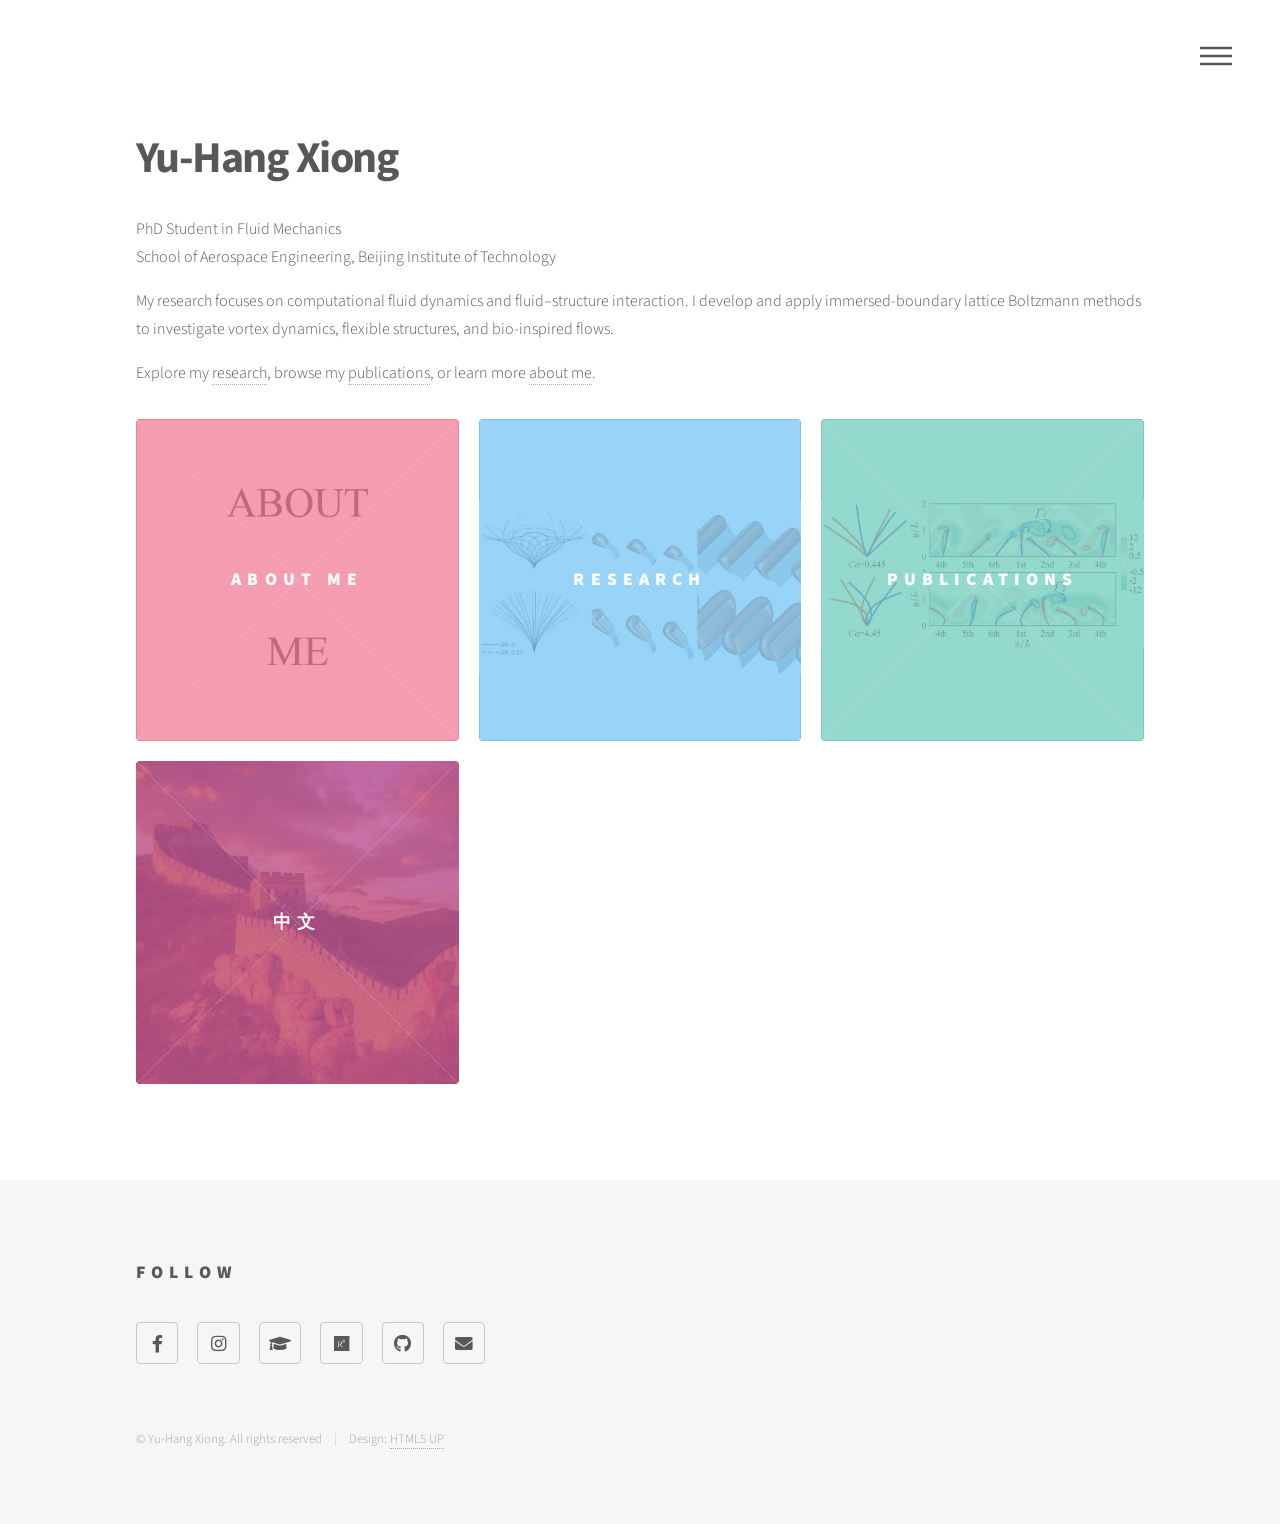
<file: index.html>
<!DOCTYPE HTML>
<!--
	Phantom by HTML5 UP
	html5up.net | @ajlkn
	Free for personal and commercial use under the CCA 3.0 license (html5up.net/license)
-->
<html>
	<head>
		<title>Yu-Hang Xiong</title>
		<meta charset="utf-8" />
		<meta name="viewport" content="width=device-width, initial-scale=1, user-scalable=no" />
		<link rel="stylesheet" href="assets/css/main.css" />
		<noscript><link rel="stylesheet" href="assets/css/noscript.css" /></noscript>
	</head>
	<body class="is-preload">
		<!-- Wrapper -->
			<div id="wrapper">

				<!-- Header -->
					<header id="header">
						<div class="inner">
							
							<!-- Logo -->
								<!--
								<a href="index.html" class="logo">
									<span class="symbol"><img src="images/logo.svg" alt="" /></span><span class="title">Phantom</span>
								</a>
								-->

							<!-- Nav -->
								<nav>
									<ul>
										<li><a href="#menu">Menu</a></li>
									</ul>
								</nav>

						</div>
					</header>

				<!-- Menu -->
					<nav id="menu">
						<h2>Menu</h2>
						<ul>
							<li><a href="index.html">Home</a></li>
							<li><a href="aboutme.html">About me</a></li>
							<li><a href="research.html">Research</a></li>
							<li><a href="publications.html">Publications</a></li>
							<li><a href="Chinese.html">中文</a></li>
						</ul>
					</nav>

				<!-- Main -->
					<div id="main">
						<div class="inner">
							<header>
								<h1>Yu-Hang Xiong</h1>
								<p>PhD Student in Fluid Mechanics<br>
								School of Aerospace Engineering, Beijing Institute of Technology</p>
								<p>My research focuses on computational fluid dynamics and fluid–structure interaction. I develop and apply immersed-boundary lattice Boltzmann methods to investigate vortex dynamics, flexible structures, and bio-inspired flows.</p>
								<p>Explore my <a href="research.html">research</a>, browse my <a href="publications.html">publications</a>, or learn more <a href="aboutme.html">about me</a>.</p>
							</header>
							<section class="tiles">
								<article class="style1">
									<span class="image">
										<img src="images/Fig1.jpg" alt="" />
									</span>
									<a href="aboutme.html">
										<h2>About me</h2>
									</a>
								</article>
								<article class="style2">
									<span class="image">
										<img src="images/Fig2.jpg" alt="" />
									</span>
									<a href="research.html">
										<h2>Research</h2>
									</a>
								</article>
								<article class="style3">
									<span class="image">
										<img src="images/Fig3.jpg" alt="" />
									</span>
									<a href="publications.html">
										<h2>Publications</h2>
									</a>
								</article>
								<article class="style4">
									<span class="image">
										<img src="images/Fig4.jpg" alt="" />
									</span>
									<a href="Chinese.html">
										<h2>中文</h2>
									</a>
								</article>
							</section>
						</div>
					</div>

				<!-- Footer -->
					<footer id="footer">
						<div class="inner">
							<section>
								<h2>Follow</h2>
								<ul class="icons">
									<li><a href="https://www.facebook.com/yuhang.xiong.9" class="icon brands style2 fa-facebook-f"><span class="label">Facebook</span></a></li>
									<li><a href="https://www.instagram.com/astrobearrrrr/?hl=en" class="icon brands style2 fa-instagram"><span class="label">Instagram</span></a></li>
									<li><a href="https://scholar.google.com/citations?user=H1P3FDwAAAAJ&hl=en" class="icon solid style2 fa-graduation-cap" target="_blank" rel="noopener noreferrer"><span class="label">Google Scholar</span></a></li>
									<li><a href="https://www.researchgate.net/profile/Yu-Hang-Xiong" class="icon brands style2 fa-researchgate"><span class="label">ResearchGate</span></a></li>
									<li><a href="https://github.com/astrobearrrrr" class="icon brands style2 fa-github"><span class="label">GitHub</span></a></li>
									<li><a href="mailto:3120226047@bit.edu.cn" class="icon solid style2 fa-envelope"><span class="label">Email</span></a></li>
								</ul>
							</section>
							<ul class="copyright">
								<li>&copy; Yu-Hang Xiong. All rights reserved</li><li>Design: <a href="http://html5up.net">HTML5 UP</a></li>
							</ul>
						</div>
					</footer>

			</div>

		<!-- Scripts -->
			<script src="assets/js/jquery.min.js"></script>
			<script src="assets/js/browser.min.js"></script>
			<script src="assets/js/breakpoints.min.js"></script>
			<script src="assets/js/util.js"></script>
			<script src="assets/js/main.js"></script>

	</body>
</html>
</file>
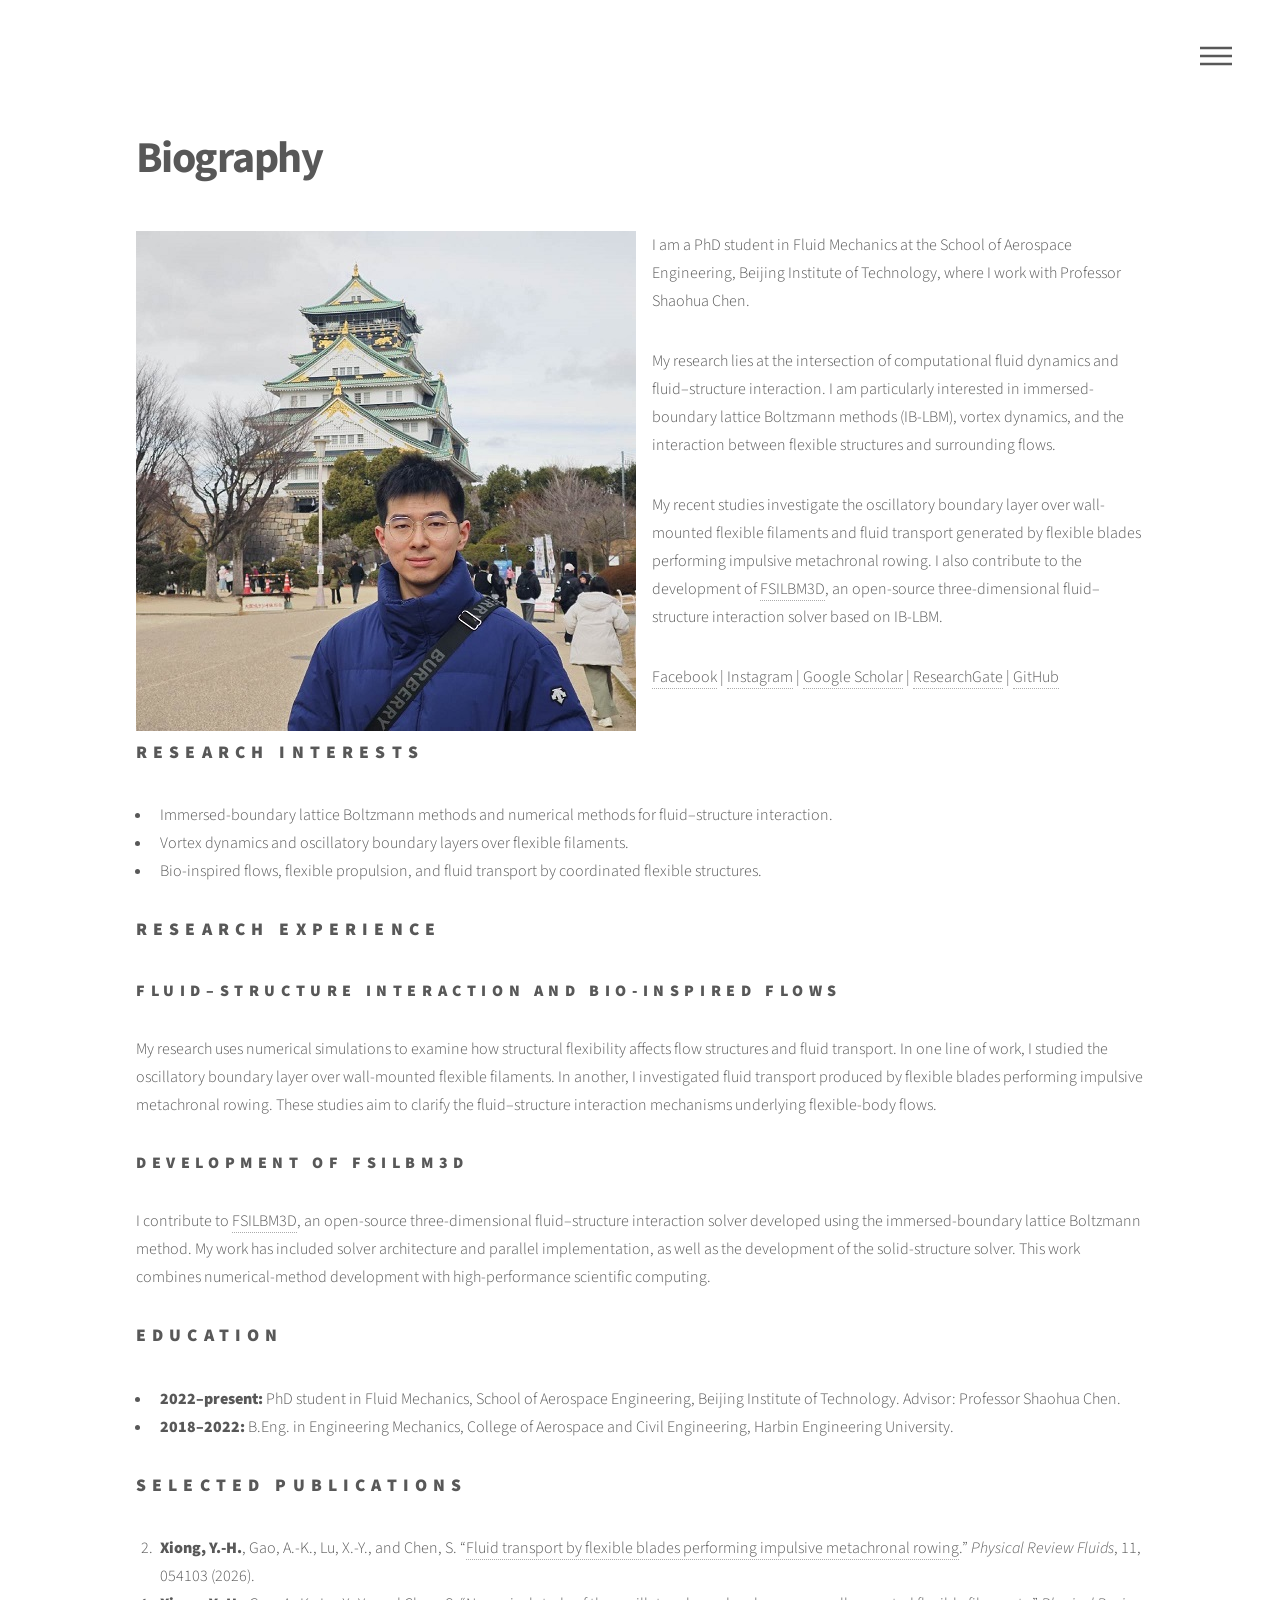
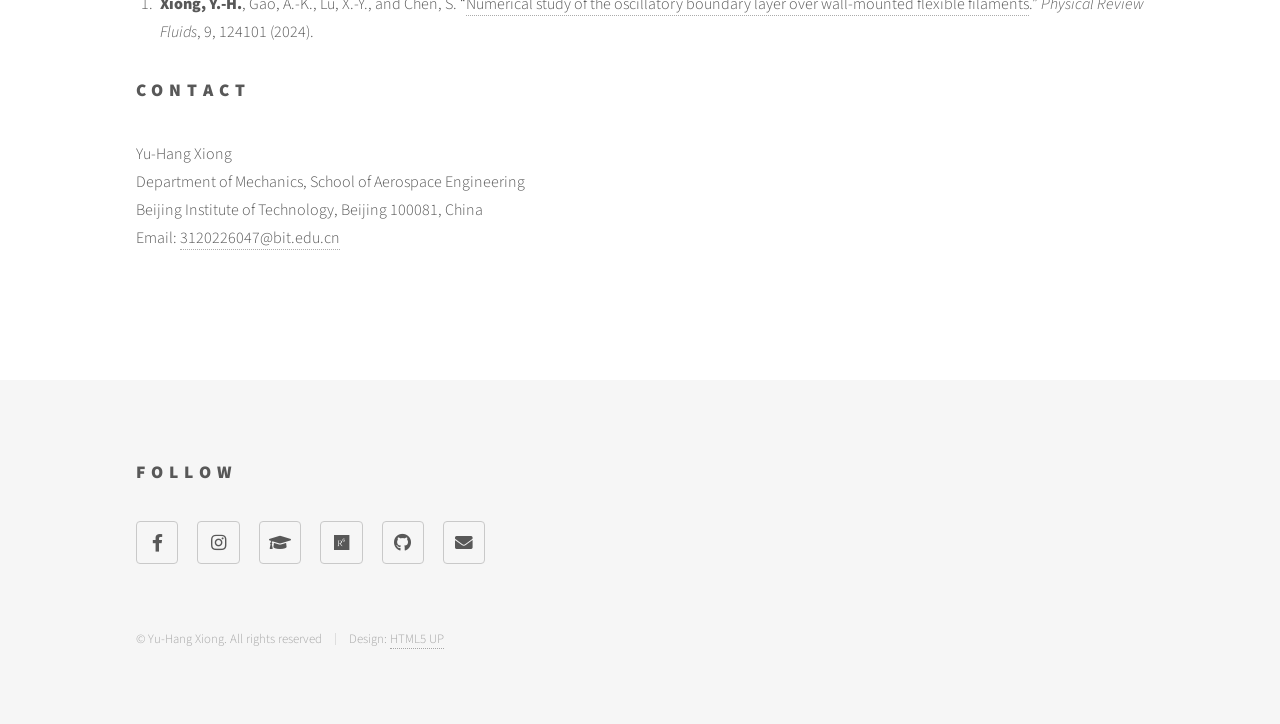
<file: aboutme.html>
<!DOCTYPE HTML>
<!--
	Phantom by HTML5 UP
	html5up.net | @ajlkn
	Free for personal and commercial use under the CCA 3.0 license (html5up.net/license)
-->
<html>
	<head>
		<title>About me</title>
		<meta charset="utf-8" />
		<meta name="viewport" content="width=device-width, initial-scale=1, user-scalable=no" />
		<link rel="stylesheet" href="assets/css/main.css" />
		<noscript><link rel="stylesheet" href="assets/css/noscript.css" /></noscript>
	</head>
	<body class="is-preload">
		<!-- Wrapper -->
			<div id="wrapper">

				<!-- Header -->
					<header id="header">
						<div class="inner">

							<!-- Logo -->
								<!--
								<a href="index.html" class="logo">
									<span class="symbol"><img src="images/logo.svg" alt="" /></span><span class="title">Phantom</span>
								</a>
								-->

							<!-- Nav -->
								<nav>
									<ul>
										<li><a href="#menu">Menu</a></li>
									</ul>
								</nav>

						</div>
					</header>

				<!-- Menu -->
					<nav id="menu">
						<h2>Menu</h2>
						<ul>
							<li><a href="index.html">Home</a></li>
							<li><a href="aboutme.html">About me</a></li>
							<li><a href="research.html">Research</a></li>
							<li><a href="publications.html">Publications</a></li>
							<li><a href="Chinese.html">中文</a></li>
						</ul>
					</nav>

				<!-- Main -->
					<div id="main">
						<div class="inner">
							<h1>Biography</h1>
						<div class="parent_box">
							<figure class="side_image"><img src="images/Fig00.jpg" alt="Yu-Hang Xiong"></figure>
							<div class="side_text">
								<p>I am a PhD student in Fluid Mechanics at the School of Aerospace Engineering, Beijing Institute of Technology, where I work with Professor Shaohua Chen.</p>
								<p>My research lies at the intersection of computational fluid dynamics and fluid–structure interaction. I am particularly interested in immersed-boundary lattice Boltzmann methods (IB-LBM), vortex dynamics, and the interaction between flexible structures and surrounding flows.</p>
								<p>My recent studies investigate the oscillatory boundary layer over wall-mounted flexible filaments and fluid transport generated by flexible blades performing impulsive metachronal rowing. I also contribute to the development of <a href="https://github.com/gaoak/FSILBM3D/" target="_blank" rel="noopener noreferrer">FSILBM3D</a>, an open-source three-dimensional fluid–structure interaction solver based on IB-LBM.</p>
								<p>
									<a href="https://www.facebook.com/yuhang.xiong.9" target="_blank" rel="noopener noreferrer">Facebook</a> | 
									<a href="https://www.instagram.com/astrobearrrrr/?hl=en" target="_blank" rel="noopener noreferrer">Instagram</a> |  
									<a href="https://scholar.google.com/citations?user=H1P3FDwAAAAJ&hl=en" target="_blank" rel="noopener noreferrer">Google Scholar</a> |
									<a href="https://www.researchgate.net/profile/Yu-Hang-Xiong" target="_blank" rel="noopener noreferrer">ResearchGate</a> |
									<a href="https://github.com/astrobearrrrr" target="_blank" rel="noopener noreferrer">GitHub</a>
								</p>
							</div>
						</div>

						<h2>Research Interests</h2>
						<ul>
							<li>Immersed-boundary lattice Boltzmann methods and numerical methods for fluid–structure interaction.</li>
							<li>Vortex dynamics and oscillatory boundary layers over flexible filaments.</li>
							<li>Bio-inspired flows, flexible propulsion, and fluid transport by coordinated flexible structures.</li>
						</ul>

						<h2>Research Experience</h2>
						<h3>Fluid–Structure Interaction and Bio-Inspired Flows</h3>
						<p>My research uses numerical simulations to examine how structural flexibility affects flow structures and fluid transport. In one line of work, I studied the oscillatory boundary layer over wall-mounted flexible filaments. In another, I investigated fluid transport produced by flexible blades performing impulsive metachronal rowing. These studies aim to clarify the fluid–structure interaction mechanisms underlying flexible-body flows.</p>

						<h3>Development of FSILBM3D</h3>
						<p>I contribute to <a href="https://github.com/gaoak/FSILBM3D/" target="_blank" rel="noopener noreferrer">FSILBM3D</a>, an open-source three-dimensional fluid–structure interaction solver developed using the immersed-boundary lattice Boltzmann method. My work has included solver architecture and parallel implementation, as well as the development of the solid-structure solver. This work combines numerical-method development with high-performance scientific computing.</p>

						<h2>Education</h2>
						<ul>
							<li><strong>2022–present:</strong> PhD student in Fluid Mechanics, School of Aerospace Engineering, Beijing Institute of Technology. Advisor: Professor Shaohua Chen.</li>
							<li><strong>2018–2022:</strong> B.Eng. in Engineering Mechanics, College of Aerospace and Civil Engineering, Harbin Engineering University.</li>
						</ul>

						<h2>Selected Publications</h2>
						<ol reversed>
							<li><strong>Xiong, Y.-H.</strong>, Gao, A.-K., Lu, X.-Y., and Chen, S. “<a href="https://doi.org/10.1103/5382-8y7t" target="_blank" rel="noopener noreferrer">Fluid transport by flexible blades performing impulsive metachronal rowing</a>.” <em>Physical Review Fluids</em>, 11, 054103 (2026).</li>
							<li><strong>Xiong, Y.-H.</strong>, Gao, A.-K., Lu, X.-Y., and Chen, S. “<a href="https://doi.org/10.1103/PhysRevFluids.9.124101" target="_blank" rel="noopener noreferrer">Numerical study of the oscillatory boundary layer over wall-mounted flexible filaments</a>.” <em>Physical Review Fluids</em>, 9, 124101 (2024).</li>
						</ol>

						<h2>Contact</h2>
						<p>
							Yu-Hang Xiong<br>
							Department of Mechanics, School of Aerospace Engineering<br>
							Beijing Institute of Technology, Beijing 100081, China<br>
							Email: <a href="mailto:3120226047@bit.edu.cn">3120226047@bit.edu.cn</a>
						</p>

						</div>
					</div>

				<!-- Footer -->
					<footer id="footer">
						<div class="inner">
							<section>
								<h2>Follow</h2>
								<ul class="icons">
									<li><a href="https://www.facebook.com/yuhang.xiong.9" class="icon brands style2 fa-facebook-f"><span class="label">Facebook</span></a></li>
									<li><a href="https://www.instagram.com/astrobearrrrr/?hl=en" class="icon brands style2 fa-instagram"><span class="label">Instagram</span></a></li>
									<li><a href="https://scholar.google.com/citations?user=H1P3FDwAAAAJ&hl=en" class="icon solid style2 fa-graduation-cap" target="_blank" rel="noopener noreferrer"><span class="label">Google Scholar</span></a></li>
									<li><a href="https://www.researchgate.net/profile/Yu-Hang-Xiong" class="icon brands style2 fa-researchgate"><span class="label">ResearchGate</span></a></li>
									<li><a href="https://github.com/astrobearrrrr" class="icon brands style2 fa-github"><span class="label">GitHub</span></a></li>
									<li><a href="mailto:3120226047@bit.edu.cn" class="icon solid style2 fa-envelope"><span class="label">Email</span></a></li>
								</ul>
							</section>
							<ul class="copyright">
								<li>&copy; Yu-Hang Xiong. All rights reserved</li><li>Design: <a href="http://html5up.net">HTML5 UP</a></li>
							</ul>
						</div>
					</footer>

			</div>

		<!-- Scripts -->
			<script src="assets/js/jquery.min.js"></script>
			<script src="assets/js/browser.min.js"></script>
			<script src="assets/js/breakpoints.min.js"></script>
			<script src="assets/js/util.js"></script>
			<script src="assets/js/main.js"></script>

	</body>
</html>
</file>
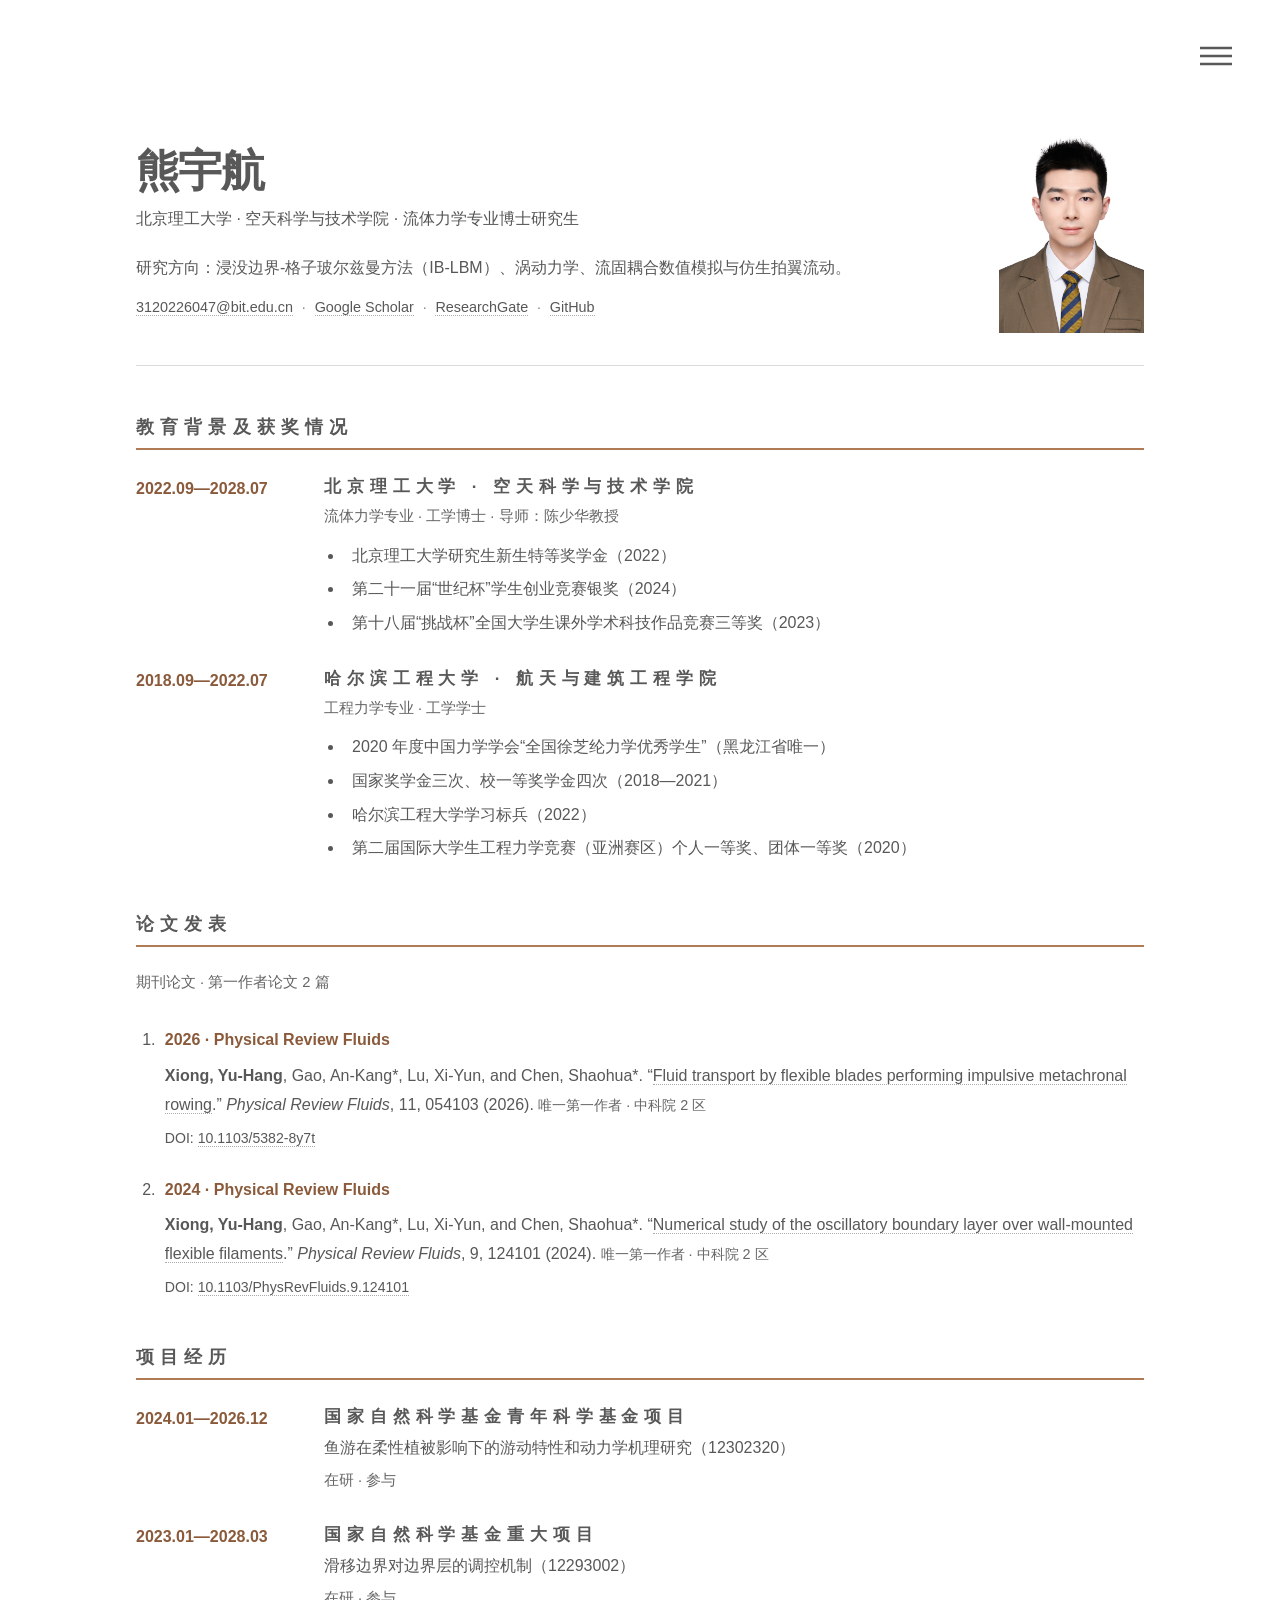
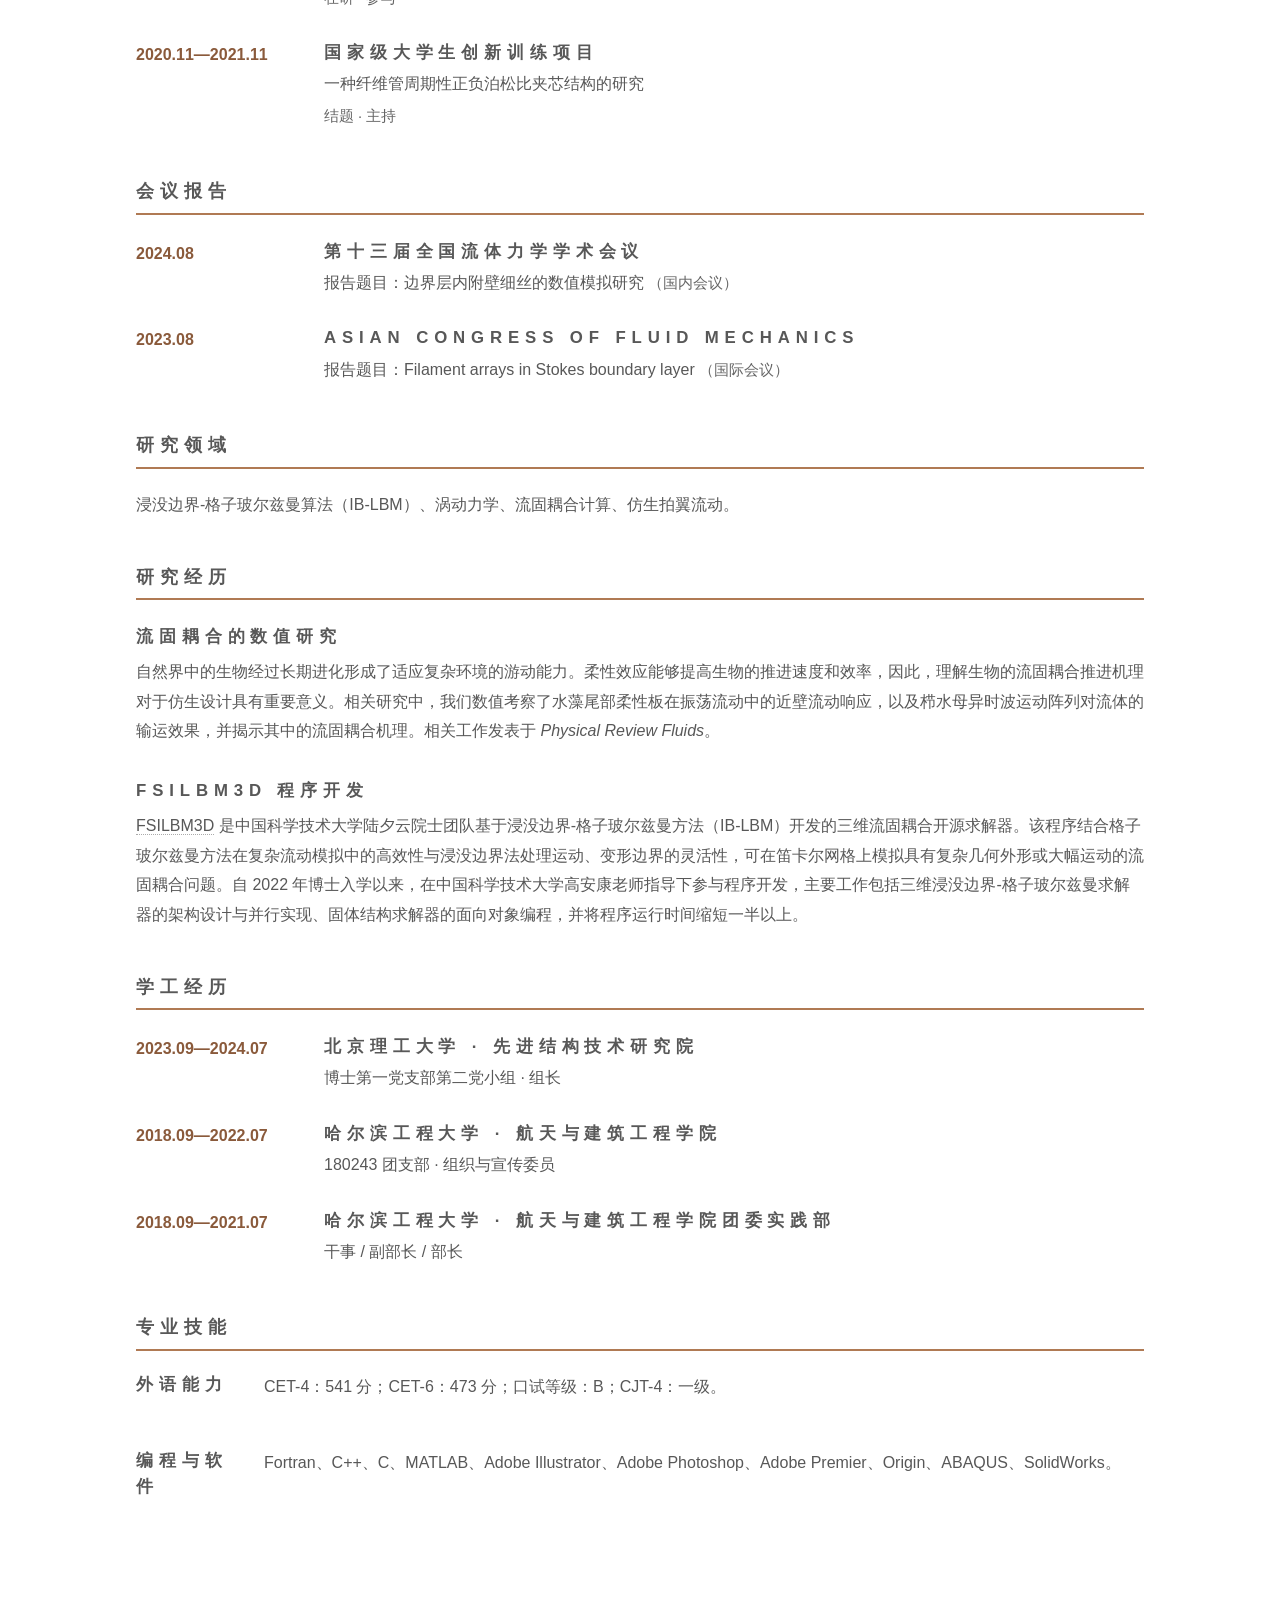
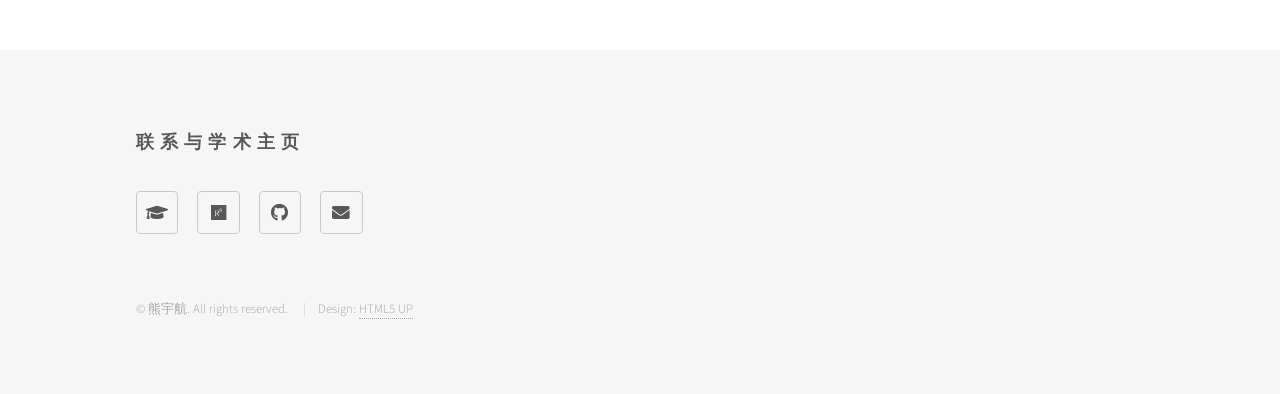
<file: Chinese.html>
<!DOCTYPE HTML>
<html lang="zh-CN">
<head>
    <title>熊宇航 | 中文简历</title>
    <meta charset="utf-8" />
    <meta name="viewport" content="width=device-width, initial-scale=1, user-scalable=no" />
    <link rel="stylesheet" href="assets/css/main.css" />
    <link rel="stylesheet" href="assets/css/chinese.css" />
    <noscript><link rel="stylesheet" href="assets/css/noscript.css" /></noscript>
</head>
<body class="is-preload">
    <div id="wrapper">
        <header id="header">
            <div class="inner">
                <nav>
                    <ul><li><a href="#menu">菜单</a></li></ul>
                </nav>
            </div>
        </header>

        <nav id="menu">
            <h2>菜单</h2>
            <ul>
                <li><a href="index.html">首页 / English</a></li>
                <li><a href="aboutme.html">个人简介</a></li>
                <li><a href="research.html">研究方向</a></li>
                <li><a href="publications.html">论文发表</a></li>
            </ul>
        </nav>

        <div id="main">
            <div class="inner cn-cv">
                <section class="cn-profile">
                    <div class="cn-profile-main">
                        <div class="cn-name-row">
                            <div>
                                <h1>熊宇航</h1>
                                <p class="cn-affiliation">北京理工大学 · 空天科学与技术学院 · 流体力学专业博士研究生</p>
                            </div>
                        </div>
                        <p class="cn-research-summary">
                            研究方向：浸没边界-格子玻尔兹曼方法（IB-LBM）、涡动力学、流固耦合数值模拟与仿生拍翼流动。
                        </p>
                        <p class="cn-contact">
                            <a href="mailto:3120226047@bit.edu.cn">3120226047@bit.edu.cn</a>
                            <span>·</span>
                            <a href="https://scholar.google.com/citations?user=H1P3FDwAAAAJ&hl=en" target="_blank" rel="noopener noreferrer">Google Scholar</a>
                            <span>·</span>
                            <a href="https://www.researchgate.net/profile/Yu-Hang-Xiong" target="_blank" rel="noopener noreferrer">ResearchGate</a>
                            <span>·</span>
                            <a href="https://github.com/astrobearrrrr" target="_blank" rel="noopener noreferrer">GitHub</a>
                        </p>
                    </div>
                    <img class="cn-portrait" src="images/cv-portrait.jpg" alt="熊宇航证件照" />
                </section>

                <section class="cn-section" id="education">
                    <h2>教育背景及获奖情况</h2>
                    <div class="cn-timeline-item">
                        <div class="cn-date">2022.09—2028.07</div>
                        <div class="cn-entry">
                            <h3>北京理工大学 · 空天科学与技术学院</h3>
                            <p class="cn-meta">流体力学专业 · 工学博士 · 导师：陈少华教授</p>
                            <ul class="cn-list">
                                <li>北京理工大学研究生新生特等奖学金（2022）</li>
                                <li>第二十一届“世纪杯”学生创业竞赛银奖（2024）</li>
                                <li>第十八届“挑战杯”全国大学生课外学术科技作品竞赛三等奖（2023）</li>
                            </ul>
                        </div>
                    </div>
                    <div class="cn-timeline-item">
                        <div class="cn-date">2018.09—2022.07</div>
                        <div class="cn-entry">
                            <h3>哈尔滨工程大学 · 航天与建筑工程学院</h3>
                            <p class="cn-meta">工程力学专业 · 工学学士</p>
                            <ul class="cn-list">
                                <li>2020 年度中国力学学会“全国徐芝纶力学优秀学生”（黑龙江省唯一）</li>
                                <li>国家奖学金三次、校一等奖学金四次（2018—2021）</li>
                                <li>哈尔滨工程大学学习标兵（2022）</li>
                                <li>第二届国际大学生工程力学竞赛（亚洲赛区）个人一等奖、团体一等奖（2020）</li>
                            </ul>
                        </div>
                    </div>
                </section>

                <section class="cn-section" id="publications">
                    <h2>论文发表</h2>
                    <p class="cn-section-note">期刊论文 · 第一作者论文 2 篇</p>
                    <ol class="cn-publications">
                        <li>
                            <span class="cn-pub-year">2026 · Physical Review Fluids</span>
                            <p><strong>Xiong, Yu-Hang</strong>, Gao, An-Kang*, Lu, Xi-Yun, and Chen, Shaohua*.
                                “<a href="https://doi.org/10.1103/5382-8y7t" target="_blank" rel="noopener noreferrer">Fluid transport by flexible blades performing impulsive metachronal rowing</a>.”
                                <i>Physical Review Fluids</i>, 11, 054103 (2026).
                                <span class="cn-pub-note">唯一第一作者 · 中科院 2 区</span>
                            </p>
                            <p class="cn-doi">DOI: <a href="https://doi.org/10.1103/5382-8y7t" target="_blank" rel="noopener noreferrer">10.1103/5382-8y7t</a></p>
                        </li>
                        <li>
                            <span class="cn-pub-year">2024 · Physical Review Fluids</span>
                            <p><strong>Xiong, Yu-Hang</strong>, Gao, An-Kang*, Lu, Xi-Yun, and Chen, Shaohua*.
                                “<a href="https://doi.org/10.1103/PhysRevFluids.9.124101" target="_blank" rel="noopener noreferrer">Numerical study of the oscillatory boundary layer over wall-mounted flexible filaments</a>.”
                                <i>Physical Review Fluids</i>, 9, 124101 (2024).
                                <span class="cn-pub-note">唯一第一作者 · 中科院 2 区</span>
                            </p>
                            <p class="cn-doi">DOI: <a href="https://doi.org/10.1103/PhysRevFluids.9.124101" target="_blank" rel="noopener noreferrer">10.1103/PhysRevFluids.9.124101</a></p>
                        </li>
                    </ol>
                </section>

                <section class="cn-section" id="projects">
                    <h2>项目经历</h2>
                    <div class="cn-timeline-item">
                        <div class="cn-date">2024.01—2026.12</div>
                        <div class="cn-entry">
                            <h3>国家自然科学基金青年科学基金项目</h3>
                            <p>鱼游在柔性植被影响下的游动特性和动力学机理研究（12302320）</p>
                            <p class="cn-status">在研 · 参与</p>
                        </div>
                    </div>
                    <div class="cn-timeline-item">
                        <div class="cn-date">2023.01—2028.03</div>
                        <div class="cn-entry">
                            <h3>国家自然科学基金重大项目</h3>
                            <p>滑移边界对边界层的调控机制（12293002）</p>
                            <p class="cn-status">在研 · 参与</p>
                        </div>
                    </div>
                    <div class="cn-timeline-item">
                        <div class="cn-date">2020.11—2021.11</div>
                        <div class="cn-entry">
                            <h3>国家级大学生创新训练项目</h3>
                            <p>一种纤维管周期性正负泊松比夹芯结构的研究</p>
                            <p class="cn-status">结题 · 主持</p>
                        </div>
                    </div>
                </section>

                <section class="cn-section" id="conferences">
                    <h2>会议报告</h2>
                    <div class="cn-timeline-item">
                        <div class="cn-date">2024.08</div>
                        <div class="cn-entry">
                            <h3>第十三届全国流体力学学术会议</h3>
                            <p>报告题目：边界层内附壁细丝的数值模拟研究 <span class="cn-status">（国内会议）</span></p>
                        </div>
                    </div>
                    <div class="cn-timeline-item">
                        <div class="cn-date">2023.08</div>
                        <div class="cn-entry">
                            <h3>Asian Congress of Fluid Mechanics</h3>
                            <p>报告题目：Filament arrays in Stokes boundary layer <span class="cn-status">（国际会议）</span></p>
                        </div>
                    </div>
                </section>

                <section class="cn-section" id="interests">
                    <h2>研究领域</h2>
                    <p>浸没边界-格子玻尔兹曼算法（IB-LBM）、涡动力学、流固耦合计算、仿生拍翼流动。</p>
                </section>

                <section class="cn-section" id="experience">
                    <h2>研究经历</h2>
                    <article class="cn-research-entry">
                        <h3>流固耦合的数值研究</h3>
                        <p>
                            自然界中的生物经过长期进化形成了适应复杂环境的游动能力。柔性效应能够提高生物的推进速度和效率，因此，理解生物的流固耦合推进机理对于仿生设计具有重要意义。相关研究中，我们数值考察了水藻尾部柔性板在振荡流动中的近壁流动响应，以及栉水母异时波运动阵列对流体的输运效果，并揭示其中的流固耦合机理。相关工作发表于 <i>Physical Review Fluids</i>。
                        </p>
                    </article>
                    <article class="cn-research-entry">
                        <h3>FSILBM3D 程序开发</h3>
                        <p>
                            <a href="https://github.com/gaoak/FSILBM3D/" target="_blank" rel="noopener noreferrer">FSILBM3D</a>
                            是中国科学技术大学陆夕云院士团队基于浸没边界-格子玻尔兹曼方法（IB-LBM）开发的三维流固耦合开源求解器。该程序结合格子玻尔兹曼方法在复杂流动模拟中的高效性与浸没边界法处理运动、变形边界的灵活性，可在笛卡尔网格上模拟具有复杂几何外形或大幅运动的流固耦合问题。自 2022 年博士入学以来，在中国科学技术大学高安康老师指导下参与程序开发，主要工作包括三维浸没边界-格子玻尔兹曼求解器的架构设计与并行实现、固体结构求解器的面向对象编程，并将程序运行时间缩短一半以上。
                        </p>
                    </article>
                </section>

                <section class="cn-section" id="student-work">
                    <h2>学工经历</h2>
                    <div class="cn-timeline-item">
                        <div class="cn-date">2023.09—2024.07</div>
                        <div class="cn-entry">
                            <h3>北京理工大学 · 先进结构技术研究院</h3>
                            <p>博士第一党支部第二党小组 · 组长</p>
                        </div>
                    </div>
                    <div class="cn-timeline-item">
                        <div class="cn-date">2018.09—2022.07</div>
                        <div class="cn-entry">
                            <h3>哈尔滨工程大学 · 航天与建筑工程学院</h3>
                            <p>180243 团支部 · 组织与宣传委员</p>
                        </div>
                    </div>
                    <div class="cn-timeline-item">
                        <div class="cn-date">2018.09—2021.07</div>
                        <div class="cn-entry">
                            <h3>哈尔滨工程大学 · 航天与建筑工程学院团委实践部</h3>
                            <p>干事 / 副部长 / 部长</p>
                        </div>
                    </div>
                </section>

                <section class="cn-section" id="skills">
                    <h2>专业技能</h2>
                    <div class="cn-skill-row">
                        <h3>外语能力</h3>
                        <p>CET-4：541 分；CET-6：473 分；口试等级：B；CJT-4：一级。</p>
                    </div>
                    <div class="cn-skill-row">
                        <h3>编程与软件</h3>
                        <p>Fortran、C++、C、MATLAB、Adobe Illustrator、Adobe Photoshop、Adobe Premier、Origin、ABAQUS、SolidWorks。</p>
                    </div>
                </section>
            </div>
        </div>

        <footer id="footer">
            <div class="inner">
                <section>
                    <h2>联系与学术主页</h2>
                    <ul class="icons">
                        <li><a href="https://scholar.google.com/citations?user=H1P3FDwAAAAJ&hl=en" class="icon solid style2 fa-graduation-cap" target="_blank" rel="noopener noreferrer"><span class="label">Google Scholar</span></a></li>
                        <li><a href="https://www.researchgate.net/profile/Yu-Hang-Xiong" class="icon brands style2 fa-researchgate" target="_blank" rel="noopener noreferrer"><span class="label">ResearchGate</span></a></li>
                        <li><a href="https://github.com/astrobearrrrr" class="icon brands style2 fa-github" target="_blank" rel="noopener noreferrer"><span class="label">GitHub</span></a></li>
                        <li><a href="mailto:3120226047@bit.edu.cn" class="icon solid style2 fa-envelope"><span class="label">Email</span></a></li>
                    </ul>
                </section>
                <ul class="copyright">
                    <li>&copy; 熊宇航. All rights reserved.</li>
                    <li>Design: <a href="https://html5up.net">HTML5 UP</a></li>
                </ul>
            </div>
        </footer>
    </div>

    <script src="assets/js/jquery.min.js"></script>
    <script src="assets/js/browser.min.js"></script>
    <script src="assets/js/breakpoints.min.js"></script>
    <script src="assets/js/util.js"></script>
    <script src="assets/js/main.js"></script>
</body>
</html>
</file>
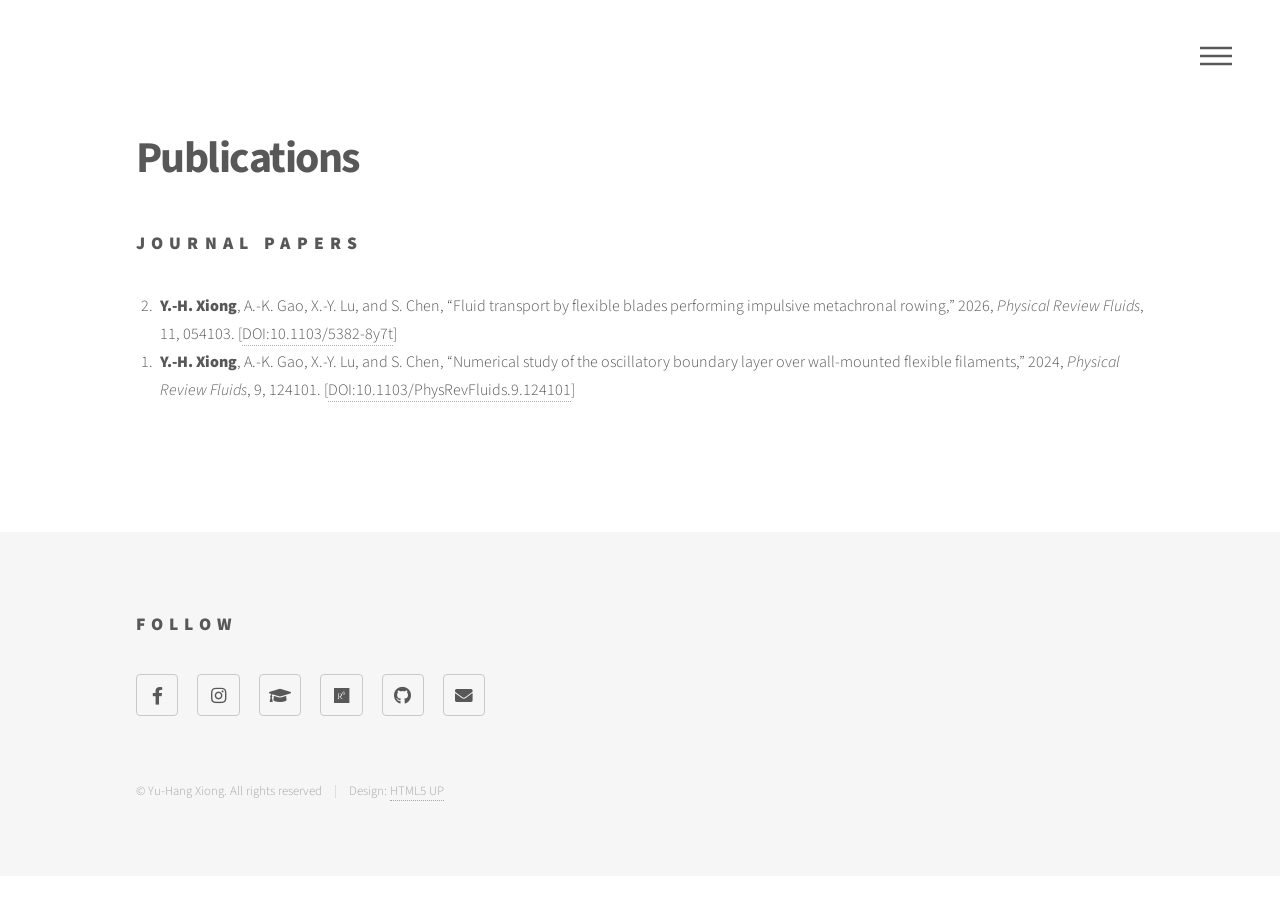
<file: publications.html>
<!DOCTYPE HTML>
<!--
	Phantom by HTML5 UP
	html5up.net | @ajlkn
	Free for personal and commercial use under the CCA 3.0 license (html5up.net/license)
-->
<html>
	<head>
		<title>Publications | Yu-Hang Xiong</title>
		<meta charset="utf-8" />
		<meta name="viewport" content="width=device-width, initial-scale=1, user-scalable=no" />
		<link rel="stylesheet" href="assets/css/main.css" />
		<noscript><link rel="stylesheet" href="assets/css/noscript.css" /></noscript>
	</head>
	<body class="is-preload">
		<!-- Wrapper -->
			<div id="wrapper">

				<!-- Header -->
					<header id="header">
						<div class="inner">

							<!-- Logo -->
								<!--
								<a href="index.html" class="logo">
									<span class="symbol"><img src="images/logo.svg" alt="" /></span><span class="title">Phantom</span>
								</a>
								-->

							<!-- Nav -->
								<nav>
									<ul>
										<li><a href="#menu">Menu</a></li>
									</ul>
								</nav>

						</div>
					</header>

				<!-- Menu -->
					<nav id="menu">
						<h2>Menu</h2>
						<ul>
							<li><a href="index.html">Home</a></li>
							<li><a href="aboutme.html">About me</a></li>
							<li><a href="research.html">Research</a></li>
							<li><a href="publications.html">Publications</a></li>
							<li><a href="Chinese.html">中文</a></li>
						</ul>
					</nav>

				<!-- Main -->
				<div id="main">
					<div class="inner">
						<h1>Publications</h1>

						<h2>Journal papers</h2>
						<ol reversed>
							<li>
								<strong>Y.-H. Xiong</strong>, A.-K. Gao, X.-Y. Lu, and S. Chen,
								“Fluid transport by flexible blades performing impulsive metachronal rowing,”
								2026, <i>Physical Review Fluids</i>, 11, 054103.
								[<a href="https://doi.org/10.1103/5382-8y7t" target="_blank" rel="noopener noreferrer">DOI:10.1103/5382-8y7t</a>]
							</li>
							<li>
								<strong>Y.-H. Xiong</strong>, A.-K. Gao, X.-Y. Lu, and S. Chen,
								“Numerical study of the oscillatory boundary layer over wall-mounted flexible filaments,”
								2024, <i>Physical Review Fluids</i>, 9, 124101.
								[<a href="https://doi.org/10.1103/PhysRevFluids.9.124101" target="_blank" rel="noopener noreferrer">DOI:10.1103/PhysRevFluids.9.124101</a>]
							</li>
						</ol>
					</div>
				</div>

				<!-- Footer -->
					<footer id="footer">
						<div class="inner">
							<section>
								<h2>Follow</h2>
								<ul class="icons">
									<li><a href="https://www.facebook.com/yuhang.xiong.9" class="icon brands style2 fa-facebook-f"><span class="label">Facebook</span></a></li>
									<li><a href="https://www.instagram.com/astrobearrrrr/?hl=en" class="icon brands style2 fa-instagram"><span class="label">Instagram</span></a></li>
									<li><a href="https://scholar.google.com/citations?user=H1P3FDwAAAAJ&hl=en" class="icon solid style2 fa-graduation-cap" target="_blank" rel="noopener noreferrer"><span class="label">Google Scholar</span></a></li>
									<li><a href="https://www.researchgate.net/profile/Yu-Hang-Xiong" class="icon brands style2 fa-researchgate"><span class="label">ResearchGate</span></a></li>
									<li><a href="https://github.com/astrobearrrrr" class="icon brands style2 fa-github"><span class="label">GitHub</span></a></li>
									<li><a href="mailto:3120226047@bit.edu.cn" class="icon solid style2 fa-envelope"><span class="label">Email</span></a></li>
								</ul>
							</section>
							<ul class="copyright">
								<li>&copy; Yu-Hang Xiong. All rights reserved</li><li>Design: <a href="http://html5up.net">HTML5 UP</a></li>
							</ul>
						</div>
					</footer>

			</div>

		<!-- Scripts -->
			<script src="assets/js/jquery.min.js"></script>
			<script src="assets/js/browser.min.js"></script>
			<script src="assets/js/breakpoints.min.js"></script>
			<script src="assets/js/util.js"></script>
			<script src="assets/js/main.js"></script>

	</body>
</html>
</file>
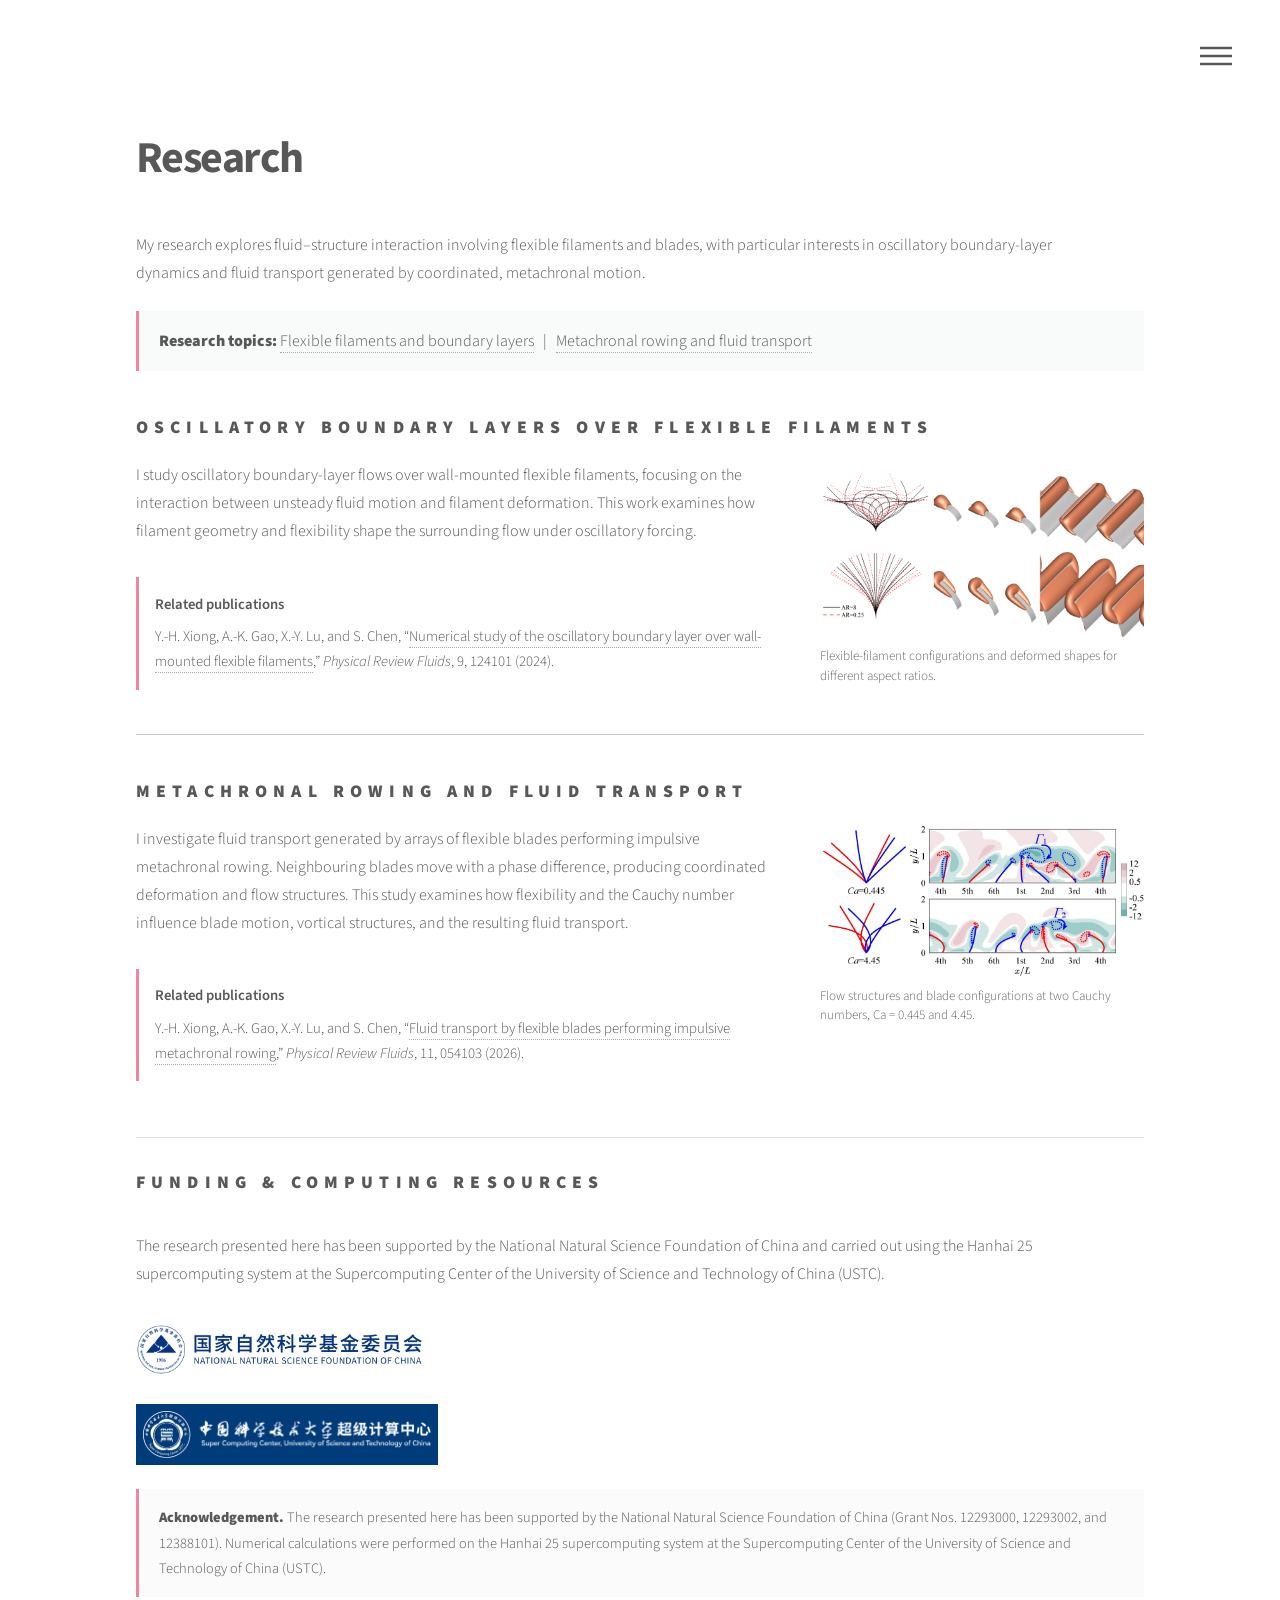
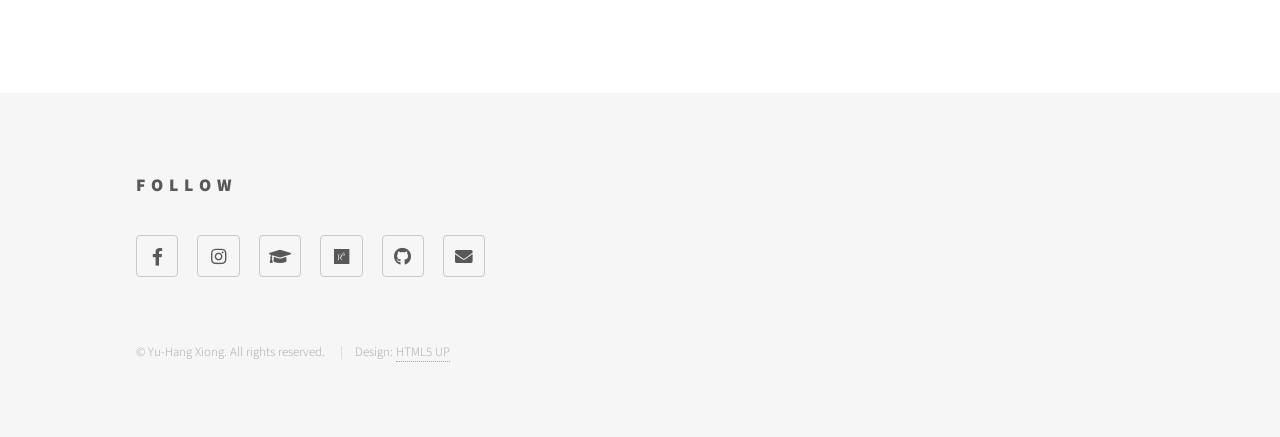
<file: research.html>
<!DOCTYPE HTML>
<!--
    Phantom by HTML5 UP
    html5up.net | @ajlkn
    Free for personal and commercial use under the CCA 3.0 license (html5up.net/license)
-->
<html lang="en">
<head>
    <title>Research | Yu-Hang Xiong</title>
    <meta charset="utf-8" />
    <meta name="viewport" content="width=device-width, initial-scale=1, user-scalable=no" />
    <link rel="stylesheet" href="assets/css/main.css" />
    <noscript><link rel="stylesheet" href="assets/css/noscript.css" /></noscript>
    <link rel="stylesheet" href="assets/css/research.css" />
</head>

<body class="is-preload">
    <div id="wrapper">

        <header id="header">
            <div class="inner">
                <nav>
                    <ul>
                        <li><a href="#menu">Menu</a></li>
                    </ul>
                </nav>
            </div>
        </header>

        <nav id="menu">
            <h2>Menu</h2>
            <ul>
                <li><a href="index.html">Home</a></li>
                <li><a href="aboutme.html">About me</a></li>
                <li><a href="research.html">Research</a></li>
                <li><a href="publications.html">Publications</a></li>
                <li><a href="Chinese.html">中文</a></li>
            </ul>
        </nav>

        <div id="main">
            <div class="inner">
                <h1>Research</h1>

                <p class="research-lead">
                    My research explores fluid–structure interaction involving flexible filaments and blades,
                    with particular interests in oscillatory boundary-layer dynamics and fluid transport
                    generated by coordinated, metachronal motion.
                </p>

                <div class="research-index">
                    <p>
                        <strong>Research topics:</strong>
                        <a href="#flexible-filaments">Flexible filaments and boundary layers</a>
                        &nbsp; | &nbsp;
                        <a href="#metachronal-transport">Metachronal rowing and fluid transport</a>
                    </p>
                </div>

                <section class="research-project" id="flexible-filaments">
                    <h2>Oscillatory Boundary Layers over Flexible Filaments</h2>

                    <div class="research-layout">
                        <div class="research-description">
                            <p>
                                I study oscillatory boundary-layer flows over wall-mounted flexible filaments,
                                focusing on the interaction between unsteady fluid motion and filament deformation.
                                This work examines how filament geometry and flexibility shape the surrounding
                                flow under oscillatory forcing.
                            </p>

                            <div class="research-publications">
                                <span class="pub-label">Related publications</span>
                                <p>
                                    Y.-H. Xiong, A.-K. Gao, X.-Y. Lu, and S. Chen,
                                    “<a href="https://doi.org/10.1103/PhysRevFluids.9.124101"
                                        target="_blank" rel="noopener noreferrer">Numerical study of the oscillatory
                                    boundary layer over wall-mounted flexible filaments</a>,”
                                    <i>Physical Review Fluids</i>, 9, 124101 (2024).
                                </p>
                            </div>
                        </div>

                        <figure class="research-figure">
                            <img src="images/flexible-filaments.png"
                                 alt="Flexible-filament configurations and deformation for different aspect ratios" />
                            <figcaption>
                                Flexible-filament configurations and deformed shapes for different aspect ratios.
                            </figcaption>
                        </figure>
                    </div>
                </section>

                <hr class="research-divider" />

                <section class="research-project" id="metachronal-transport">
                    <h2>Metachronal Rowing and Fluid Transport</h2>

                    <div class="research-layout">
                        <div class="research-description">
                            <p>
                                I investigate fluid transport generated by arrays of flexible blades performing
                                impulsive metachronal rowing. Neighbouring blades move with a phase difference,
                                producing coordinated deformation and flow structures. This study examines how
                                flexibility and the Cauchy number influence blade motion, vortical structures,
                                and the resulting fluid transport.
                            </p>

                            <div class="research-publications">
                                <span class="pub-label">Related publications</span>
                                <p>
                                    Y.-H. Xiong, A.-K. Gao, X.-Y. Lu, and S. Chen,
                                    “<a href="https://doi.org/10.1103/5382-8y7t"
                                        target="_blank" rel="noopener noreferrer">Fluid transport by flexible blades
                                    performing impulsive metachronal rowing</a>,”
                                    <i>Physical Review Fluids</i>, 11, 054103 (2026).
                                </p>
                            </div>
                        </div>

                        <figure class="research-figure">
                            <img src="images/metachronal-rowing.jpg"
                                 alt="Flow structures and blade configurations for two Cauchy numbers" />
                            <figcaption>
                                Flow structures and blade configurations at two Cauchy numbers, Ca = 0.445 and 4.45.
                            </figcaption>
                        </figure>
                    </div>
                </section>

                <section class="support-section" id="support">
                    <h2>Funding &amp; Computing Resources</h2>
                    <p>
                        The research presented here has been supported by the National Natural Science
                        Foundation of China and carried out using the Hanhai 25 supercomputing system at
                        the Supercomputing Center of the University of Science and Technology of China (USTC).
                    </p>

                    <div class="support-logos">
                        <a class="support-logo-link nsfc-logo"
                           href="https://www.nsfc.gov.cn/"
                           target="_blank" rel="noopener noreferrer"
                           aria-label="Visit the National Natural Science Foundation of China website">
                            <img src="images/nsfc-logo.png"
                                 alt="National Natural Science Foundation of China" />
                        </a>

                        <a class="support-logo-link ustc-logo"
                           href="https://scc.ustc.edu.cn/zlsc/user_doc/html/introduction/hanhai25-introduction.html"
                           target="_blank" rel="noopener noreferrer"
                           aria-label="Visit the USTC Hanhai 25 supercomputing system website">
                            <img src="images/ustc-scc-logo.png"
                                 alt="Supercomputing Center, University of Science and Technology of China" />
                        </a>
                    </div>

                    <div class="acknowledgement">
                        <p>
                            <strong>Acknowledgement.</strong>
                            The research presented here has been supported by the National Natural Science
                            Foundation of China (Grant Nos. 12293000, 12293002, and 12388101). Numerical
                            calculations were performed on the Hanhai 25 supercomputing system at the
                            Supercomputing Center of the University of Science and Technology of China (USTC).
                        </p>
                    </div>
                </section>

            </div>
        </div>

        <footer id="footer">
            <div class="inner">
                <section>
                    <h2>Follow</h2>
                    <ul class="icons">
                        <li><a href="https://www.facebook.com/yuhang.xiong.9"
                               class="icon brands style2 fa-facebook-f"
                               target="_blank" rel="noopener noreferrer">
                            <span class="label">Facebook</span></a></li>
                        <li><a href="https://www.instagram.com/astrobearrrrr/?hl=en"
                               class="icon brands style2 fa-instagram"
                               target="_blank" rel="noopener noreferrer">
                            <span class="label">Instagram</span></a></li>
                        <li><a href="https://scholar.google.com/citations?user=H1P3FDwAAAAJ&hl=en"
                               class="icon solid style2 fa-graduation-cap"
                               target="_blank" rel="noopener noreferrer">
                            <span class="label">Google Scholar</span></a></li>
                        <li><a href="https://www.researchgate.net/profile/Yu-Hang-Xiong"
                               class="icon brands style2 fa-researchgate"
                               target="_blank" rel="noopener noreferrer">
                            <span class="label">ResearchGate</span></a></li>
                        <li><a href="https://github.com/astrobearrrrr"
                               class="icon brands style2 fa-github"
                               target="_blank" rel="noopener noreferrer">
                            <span class="label">GitHub</span></a></li>
                        <li><a href="mailto:3120226047@bit.edu.cn"
                               class="icon solid style2 fa-envelope">
                            <span class="label">Email</span></a></li>
                    </ul>
                </section>

                <ul class="copyright">
                    <li>&copy; Yu-Hang Xiong. All rights reserved.</li>
                    <li>Design: <a href="https://html5up.net">HTML5 UP</a></li>
                </ul>
            </div>
        </footer>

    </div>

    <script src="assets/js/jquery.min.js"></script>
    <script src="assets/js/browser.min.js"></script>
    <script src="assets/js/breakpoints.min.js"></script>
    <script src="assets/js/util.js"></script>
    <script src="assets/js/main.js"></script>
</body>
</html>
</file>
<file: assets/css/noscript.css>
/*
	Phantom by HTML5 UP
	html5up.net | @ajlkn
	Free for personal and commercial use under the CCA 3.0 license (html5up.net/license)
*/

/* Tiles */

	body.is-preload .tiles article {
		-moz-transform: none;
		-webkit-transform: none;
		-ms-transform: none;
		transform: none;
		opacity: 1;
	}
</file>
<file: assets/css/chinese.css>
/* Chinese CV page */

#main .cn-cv {
    font-family: "Microsoft YaHei", "PingFang SC", "Noto Sans CJK SC", sans-serif;
    line-height: 1.85;
}

#main .cn-profile {
    display: grid;
    grid-template-columns: minmax(0, 1fr) 145px;
    gap: 2rem;
    align-items: center;
    margin-bottom: 3rem;
    padding-bottom: 2rem;
    border-bottom: 1px solid rgba(210, 215, 217, .85);
}

#main .cn-name-row {
    display: flex;
    align-items: center;
    gap: 1rem;
}

#main .cn-profile h1 {
    margin: 0 0 .35rem;
}

#main .cn-affiliation {
    margin: 0;
    color: #555;
}

#main .cn-research-summary {
    margin: 1.2rem 0 .7rem;
}

#main .cn-contact {
    margin: 0;
    font-size: .9rem;
}

#main .cn-contact span {
    margin: 0 .3rem;
    color: #888;
}

#main .cn-portrait {
    display: block;
    width: 100%;
    height: auto;
    border: 0;
    box-shadow: none;
}

#main .cn-section {
    margin: 2.75rem 0;
    scroll-margin-top: 2rem;
}

#main .cn-section > h2 {
    margin-bottom: 1.35rem;
    padding-bottom: .5rem;
    border-bottom: 2px solid #b07a54;
}

#main .cn-section h3 {
    margin: 0 0 .25rem;
    font-size: 1.05rem;
}

#main .cn-timeline-item {
    display: grid;
    grid-template-columns: 10.5rem minmax(0, 1fr);
    gap: 1.25rem;
    margin: 1.5rem 0;
}

#main .cn-date {
    color: #8a5a3b;
    font-weight: 600;
    white-space: nowrap;
}

#main .cn-entry p {
    margin: .25rem 0;
}

#main .cn-meta,
#main .cn-status,
#main .cn-section-note {
    color: #666;
    font-size: .92rem;
}

#main .cn-list {
    margin: .65rem 0 0;
    padding-left: 1.25rem;
}

#main .cn-list li {
    margin: .25rem 0;
}

#main .cn-publications {
    padding-left: 1.5rem;
}

#main .cn-publications > li {
    margin: 1.5rem 0;
    padding-left: .3rem;
}

#main .cn-pub-year {
    display: block;
    margin-bottom: .35rem;
    color: #8a5a3b;
    font-weight: 700;
}

#main .cn-publications p {
    margin: .3rem 0;
}

#main .cn-pub-note {
    color: #666;
    font-size: .9rem;
}

#main .cn-doi {
    font-size: .88rem;
}

#main .cn-research-entry {
    margin: 1.5rem 0 2rem;
}

#main .cn-research-entry p {
    margin: .5rem 0 0;
}

#main .cn-skill-row {
    display: grid;
    grid-template-columns: 7rem minmax(0, 1fr);
    gap: 1rem;
    margin: .9rem 0;
}

#main .cn-skill-row h3 {
    margin: 0;
}

@media screen and (max-width: 736px) {
    #main .cn-profile {
        grid-template-columns: minmax(0, 1fr) 95px;
        gap: 1rem;
        align-items: start;
    }

    #main .cn-name-row {
        align-items: flex-start;
        gap: .6rem;
    }

    #main .cn-profile h1 {
        font-size: 1.7rem;
    }

    #main .cn-affiliation {
        font-size: .88rem;
    }

    #main .cn-contact span {
        margin: 0 .1rem;
    }

    #main .cn-timeline-item {
        grid-template-columns: minmax(0, 1fr);
        gap: .2rem;
        margin: 1.25rem 0;
    }

    #main .cn-date {
        font-size: .9rem;
    }

    #main .cn-skill-row {
        grid-template-columns: minmax(0, 1fr);
        gap: .2rem;
    }
}

@media screen and (max-width: 480px) {
    #main .cn-profile {
        grid-template-columns: minmax(0, 1fr) 78px;
    }

}
</file>
<file: assets/css/research.css>
/* Research page styles — HTML5 UP Phantom */

#main .research-lead {
    max-width: 58rem;
    margin-bottom: 1.5rem;
}

#main .research-index {
    margin: 1.5rem 0 2.75rem;
    padding: 1rem 1.25rem;
    background: rgba(210, 215, 217, 0.14);
    border-left: 3px solid #f2849e;
}

#main .research-index p {
    margin: 0;
}

#main .research-index a {
    white-space: nowrap;
}

#main .research-project {
    margin: 2.75rem 0;
}

#main .research-project > h2 {
    margin: 0 0 1.25rem;
}

#main .research-layout {
    display: grid;
    grid-template-columns: minmax(0, 2fr) minmax(0, 1fr);
    gap: 2.25rem;
    align-items: start;
}

#main .research-description {
    min-width: 0;
}

#main .research-description > p:first-child {
    margin-top: 0;
}

#main .research-figure {
    width: 100%;
    min-width: 0;
    margin: 0;
    justify-self: end;
}

#main .research-figure img {
    display: block;
    width: 100%;
    height: auto;
    border: 0;
    background: #fff;
}

#main .research-figure figcaption {
    margin-top: 0.65rem;
    color: #666;
    font-size: 0.82em;
    line-height: 1.5;
}

#main .research-publications {
    margin-top: 1.5rem;
    padding: 0.9rem 0 0.9rem 1rem;
    border-left: 3px solid #f2849e;
    font-size: 0.92em;
}

#main .research-publications .pub-label {
    display: block;
    margin-bottom: 0.4rem;
    font-weight: 600;
}

#main .research-publications p {
    margin: 0;
}

#main .research-divider {
    margin: 2.5rem 0;
}

/* Funding and computing-resource logos: image-only links, no cards or captions. */
#main .support-section {
    margin-top: 3.5rem;
    padding-top: 2rem;
    border-top: 1px solid rgba(210, 215, 217, 0.85);
}

#main .support-section > p {
    max-width: 58rem;
}

#main .support-logos {
    display: flex;
    flex-direction: column;
    align-items: flex-start;
    gap: 1.25rem;
    width: 30%;
    max-width: 30%;
    margin: 1.5rem 0;
}

#main a.support-logo-link {
    display: block;
    width: 100%;
    padding: 0;
    border: 0 !important;
    border-bottom: 0 !important;
    box-shadow: none;
    line-height: 0;
    text-decoration: none;
}

#main a.support-logo-link img {
    display: block;
    width: 100%;
    max-width: 100%;
    height: auto;
    margin: 0;
    border: 0;
    box-shadow: none;
}

#main a.support-logo-link.ustc-logo {
    box-sizing: border-box;
    padding: 0.45rem;
    background: #003B7A;
}

#main a.support-logo-link:hover img {
    opacity: 0.86;
}

#main .acknowledgement {
    margin-top: 1.5rem;
    padding: 1rem 1.25rem;
    border-left: 3px solid #f2849e;
    background: rgba(210, 215, 217, 0.10);
    font-size: 0.9rem;
}

#main .acknowledgement p {
    margin: 0;
}

@media screen and (max-width: 980px) {
    #main .research-layout {
        gap: 1.5rem;
    }

    #main .support-logos {
        width: 50%;
        max-width: 50%;
    }
}

@media screen and (max-width: 736px) {
    #main .research-index {
        padding: 0.85rem 1rem;
    }

    #main .research-layout {
        grid-template-columns: minmax(0, 1fr);
        gap: 1rem;
    }

    #main .research-figure {
        grid-column: 1;
        grid-row: 1;
        width: 50%;
        margin-bottom: 0.5rem;
        justify-self: end;
    }

    #main .research-description {
        grid-column: 1;
        grid-row: 2;
    }

    #main .research-project {
        margin: 2rem 0;
    }

    #main .support-logos {
        width: 100%;
        max-width: 100%;
    }
}
</file>
<file: assets/css/main.css>
@import url(fontawesome-all.min.css);
@import url("https://fonts.googleapis.com/css?family=Source+Sans+Pro:300,700,900");

/*
	Phantom by HTML5 UP
	html5up.net | @ajlkn
	Free for personal and commercial use under the CCA 3.0 license (html5up.net/license)
*/

html, body, div, span, applet, object,
iframe, h1, h2, h3, h4, h5, h6, p, blockquote,
pre, a, abbr, acronym, address, big, cite,
code, del, dfn, em, img, ins, kbd, q, s, samp,
small, strike, strong, sub, sup, tt, var, b,
u, i, center, dl, dt, dd, ol, ul, li, fieldset,
form, label, legend, table, caption, tbody,
tfoot, thead, tr, th, td, article, aside,
canvas, details, embed, figure, figcaption,
footer, header, hgroup, menu, nav, output, ruby,
section, summary, time, mark, audio, video {
	margin: 0;
	padding: 0;
	border: 0;
	font-size: 100%;
	font: inherit;
	vertical-align: baseline;}

article, aside, details, figcaption, figure,
footer, header, hgroup, menu, nav, section {
	display: block;}

body {
	line-height: 1;
}

ol, ul {
	list-style: none;
}

blockquote, q {
	quotes: none;
}

	blockquote:before, blockquote:after, q:before, q:after {
		content: '';
		content: none;
	}

table {
	border-collapse: collapse;
	border-spacing: 0;
}

body {
	-webkit-text-size-adjust: none;
}

mark {
	background-color: transparent;
	color: inherit;
}

input::-moz-focus-inner {
	border: 0;
	padding: 0;
}

input, select, textarea {
	-moz-appearance: none;
	-webkit-appearance: none;
	-ms-appearance: none;
	appearance: none;
}

/* Basic */

	@-ms-viewport {
		width: device-width;
	}

	body {
		-ms-overflow-style: scrollbar;
	}

	@media screen and (max-width: 480px) {

		html, body {
			min-width: 320px;
		}

	}

	html {
		box-sizing: border-box;
	}

	*, *:before, *:after {
		box-sizing: inherit;
	}

	body {
		background: #ffffff;
	}

		body.is-preload *, body.is-preload *:before, body.is-preload *:after {
			-moz-animation: none !important;
			-webkit-animation: none !important;
			-ms-animation: none !important;
			animation: none !important;
			-moz-transition: none !important;
			-webkit-transition: none !important;
			-ms-transition: none !important;
			transition: none !important;
		}

/* Type */

	body, input, select, textarea {
		color: #585858;
		font-family: "Source Sans Pro", Helvetica, sans-serif;
		font-size: 16pt;
		font-weight: 300;
		line-height: 1.75;
	}

		@media screen and (max-width: 1680px) {

			body, input, select, textarea {
				font-size: 14pt;
			}

		}

		@media screen and (max-width: 1280px) {

			body, input, select, textarea {
				font-size: 12pt;
			}

		}

	a {
		-moz-transition: border-bottom-color 0.2s ease, color 0.2s ease;
		-webkit-transition: border-bottom-color 0.2s ease, color 0.2s ease;
		-ms-transition: border-bottom-color 0.2s ease, color 0.2s ease;
		transition: border-bottom-color 0.2s ease, color 0.2s ease;
		text-decoration: none;
		color: #585858;
		border-bottom: dotted 1px rgba(88, 88, 88, 0.5);
	}

		a:hover {
			border-bottom-color: transparent;
			color: #f2849e !important;
		}

	strong, b {
		font-weight: 900;
	}

	em, i {
		font-style: italic;
	}

	p {
		margin: 0 0 2em 0;
	}

	h1 {
		font-size: 2.75em;
		font-weight: 700;
		line-height: 1.3;
		margin: 0 0 1em 0;
		letter-spacing: -0.035em;
	}

		h1 a {
			color: inherit;
		}

		@media screen and (max-width: 736px) {

			h1 {
				font-size: 2em;
				margin: 0 0 1em 0;
			}

		}

		@media screen and (max-width: 360px) {

			h1 {
				font-size: 1.75em;
			}

		}

	h2, h3, h4, h5, h6 {
		font-weight: 900;
		line-height: 1.5;
		margin: 0 0 2em 0;
		text-transform: uppercase;
		letter-spacing: 0.35em;
	}

		h2 a, h3 a, h4 a, h5 a, h6 a {
			color: inherit;
		}

	h2 {
		font-size: 1.1em;
	}

	h3 {
		font-size: 1em;
	}

	h4 {
		font-size: 0.8em;
	}

	h5 {
		font-size: 0.8em;
	}

	h6 {
		font-size: 0.8em;
	}

	@media screen and (max-width: 980px) {

		h1 br, h2 br, h3 br, h4 br, h5 br, h6 br {
			display: none;
		}

	}

	@media screen and (max-width: 736px) {

		h2 {
			font-size: 1em;
		}

		h3 {
			font-size: 0.8em;
		}

	}

	sub {
		font-size: 0.8em;
		position: relative;
		top: 0.5em;
	}

	sup {
		font-size: 0.8em;
		position: relative;
		top: -0.5em;
	}

	blockquote {
		border-left: solid 4px #c9c9c9;
		font-style: italic;
		margin: 0 0 2em 0;
		padding: 0.5em 0 0.5em 2em;
	}

	code {
		background: rgba(144, 144, 144, 0.075);
		border-radius: 4px;
		border: solid 1px #c9c9c9;
		font-family: "Courier New", monospace;
		font-size: 0.9em;
		margin: 0 0.25em;
		padding: 0.25em 0.65em;
	}

	pre {
		-webkit-overflow-scrolling: touch;
		font-family: "Courier New", monospace;
		font-size: 0.9em;
		margin: 0 0 2em 0;
	}

		pre code {
			display: block;
			line-height: 1.75;
			padding: 1em 1.5em;
			overflow-x: auto;
		}

	hr {
		border: 0;
		border-bottom: solid 1px #c9c9c9;
		margin: 2em 0;
	}

		hr.major {
			margin: 3em 0;
		}

	.align-left {
		text-align: left;
	}

	.align-center {
		text-align: center;
	}

	.align-right {
		text-align: right;
	}

/* Row */

	.row {
		display: flex;
		flex-wrap: wrap;
		box-sizing: border-box;
		align-items: stretch;
	}

		.row > * {
			box-sizing: border-box;
		}

		.row.gtr-uniform > * > :last-child {
			margin-bottom: 0;
		}

		.row.aln-left {
			justify-content: flex-start;
		}

		.row.aln-center {
			justify-content: center;
		}

		.row.aln-right {
			justify-content: flex-end;
		}

		.row.aln-top {
			align-items: flex-start;
		}

		.row.aln-middle {
			align-items: center;
		}

		.row.aln-bottom {
			align-items: flex-end;
		}

		.row > .imp {
			order: -1;
		}

		.row > .col-1 {
			width: 8.33333%;
		}

		.row > .off-1 {
			margin-left: 8.33333%;
		}

		.row > .col-2 {
			width: 16.66667%;
		}

		.row > .off-2 {
			margin-left: 16.66667%;
		}

		.row > .col-3 {
			width: 25%;
		}

		.row > .off-3 {
			margin-left: 25%;
		}

		.row > .col-4 {
			width: 33.33333%;
		}

		.row > .off-4 {
			margin-left: 33.33333%;
		}

		.row > .col-5 {
			width: 41.66667%;
		}

		.row > .off-5 {
			margin-left: 41.66667%;
		}

		.row > .col-6 {
			width: 50%;
		}

		.row > .off-6 {
			margin-left: 50%;
		}

		.row > .col-7 {
			width: 58.33333%;
		}

		.row > .off-7 {
			margin-left: 58.33333%;
		}

		.row > .col-8 {
			width: 66.66667%;
		}

		.row > .off-8 {
			margin-left: 66.66667%;
		}

		.row > .col-9 {
			width: 75%;
		}

		.row > .off-9 {
			margin-left: 75%;
		}

		.row > .col-10 {
			width: 83.33333%;
		}

		.row > .off-10 {
			margin-left: 83.33333%;
		}

		.row > .col-11 {
			width: 91.66667%;
		}

		.row > .off-11 {
			margin-left: 91.66667%;
		}

		.row > .col-12 {
			width: 100%;
		}

		.row > .off-12 {
			margin-left: 100%;
		}

		.row.gtr-0 {
			margin-top: 0;
			margin-left: 0em;
		}

			.row.gtr-0 > * {
				padding: 0 0 0 0em;
			}

			.row.gtr-0.gtr-uniform {
				margin-top: 0em;
			}

				.row.gtr-0.gtr-uniform > * {
					padding-top: 0em;
				}

		.row.gtr-25 {
			margin-top: 0;
			margin-left: -0.5em;
		}

			.row.gtr-25 > * {
				padding: 0 0 0 0.5em;
			}

			.row.gtr-25.gtr-uniform {
				margin-top: -0.5em;
			}

				.row.gtr-25.gtr-uniform > * {
					padding-top: 0.5em;
				}

		.row.gtr-50 {
			margin-top: 0;
			margin-left: -1em;
		}

			.row.gtr-50 > * {
				padding: 0 0 0 1em;
			}

			.row.gtr-50.gtr-uniform {
				margin-top: -1em;
			}

				.row.gtr-50.gtr-uniform > * {
					padding-top: 1em;
				}

		.row {
			margin-top: 0;
			margin-left: -2em;
		}

			.row > * {
				padding: 0 0 0 2em;
			}

			.row.gtr-uniform {
				margin-top: -2em;
			}

				.row.gtr-uniform > * {
					padding-top: 2em;
				}

		.row.gtr-150 {
			margin-top: 0;
			margin-left: -3em;
		}

			.row.gtr-150 > * {
				padding: 0 0 0 3em;
			}

			.row.gtr-150.gtr-uniform {
				margin-top: -3em;
			}

				.row.gtr-150.gtr-uniform > * {
					padding-top: 3em;
				}

		.row.gtr-200 {
			margin-top: 0;
			margin-left: -4em;
		}

			.row.gtr-200 > * {
				padding: 0 0 0 4em;
			}

			.row.gtr-200.gtr-uniform {
				margin-top: -4em;
			}

				.row.gtr-200.gtr-uniform > * {
					padding-top: 4em;
				}

		@media screen and (max-width: 1680px) {

			.row {
				display: flex;
				flex-wrap: wrap;
				box-sizing: border-box;
				align-items: stretch;
			}

				.row > * {
					box-sizing: border-box;
				}

				.row.gtr-uniform > * > :last-child {
					margin-bottom: 0;
				}

				.row.aln-left {
					justify-content: flex-start;
				}

				.row.aln-center {
					justify-content: center;
				}

				.row.aln-right {
					justify-content: flex-end;
				}

				.row.aln-top {
					align-items: flex-start;
				}

				.row.aln-middle {
					align-items: center;
				}

				.row.aln-bottom {
					align-items: flex-end;
				}

				.row > .imp-xlarge {
					order: -1;
				}

				.row > .col-1-xlarge {
					width: 8.33333%;
				}

				.row > .off-1-xlarge {
					margin-left: 8.33333%;
				}

				.row > .col-2-xlarge {
					width: 16.66667%;
				}

				.row > .off-2-xlarge {
					margin-left: 16.66667%;
				}

				.row > .col-3-xlarge {
					width: 25%;
				}

				.row > .off-3-xlarge {
					margin-left: 25%;
				}

				.row > .col-4-xlarge {
					width: 33.33333%;
				}

				.row > .off-4-xlarge {
					margin-left: 33.33333%;
				}

				.row > .col-5-xlarge {
					width: 41.66667%;
				}

				.row > .off-5-xlarge {
					margin-left: 41.66667%;
				}

				.row > .col-6-xlarge {
					width: 50%;
				}

				.row > .off-6-xlarge {
					margin-left: 50%;
				}

				.row > .col-7-xlarge {
					width: 58.33333%;
				}

				.row > .off-7-xlarge {
					margin-left: 58.33333%;
				}

				.row > .col-8-xlarge {
					width: 66.66667%;
				}

				.row > .off-8-xlarge {
					margin-left: 66.66667%;
				}

				.row > .col-9-xlarge {
					width: 75%;
				}

				.row > .off-9-xlarge {
					margin-left: 75%;
				}

				.row > .col-10-xlarge {
					width: 83.33333%;
				}

				.row > .off-10-xlarge {
					margin-left: 83.33333%;
				}

				.row > .col-11-xlarge {
					width: 91.66667%;
				}

				.row > .off-11-xlarge {
					margin-left: 91.66667%;
				}

				.row > .col-12-xlarge {
					width: 100%;
				}

				.row > .off-12-xlarge {
					margin-left: 100%;
				}

				.row.gtr-0 {
					margin-top: 0;
					margin-left: 0em;
				}

					.row.gtr-0 > * {
						padding: 0 0 0 0em;
					}

					.row.gtr-0.gtr-uniform {
						margin-top: 0em;
					}

						.row.gtr-0.gtr-uniform > * {
							padding-top: 0em;
						}

				.row.gtr-25 {
					margin-top: 0;
					margin-left: -0.5em;
				}

					.row.gtr-25 > * {
						padding: 0 0 0 0.5em;
					}

					.row.gtr-25.gtr-uniform {
						margin-top: -0.5em;
					}

						.row.gtr-25.gtr-uniform > * {
							padding-top: 0.5em;
						}

				.row.gtr-50 {
					margin-top: 0;
					margin-left: -1em;
				}

					.row.gtr-50 > * {
						padding: 0 0 0 1em;
					}

					.row.gtr-50.gtr-uniform {
						margin-top: -1em;
					}

						.row.gtr-50.gtr-uniform > * {
							padding-top: 1em;
						}

				.row {
					margin-top: 0;
					margin-left: -2em;
				}

					.row > * {
						padding: 0 0 0 2em;
					}

					.row.gtr-uniform {
						margin-top: -2em;
					}

						.row.gtr-uniform > * {
							padding-top: 2em;
						}

				.row.gtr-150 {
					margin-top: 0;
					margin-left: -3em;
				}

					.row.gtr-150 > * {
						padding: 0 0 0 3em;
					}

					.row.gtr-150.gtr-uniform {
						margin-top: -3em;
					}

						.row.gtr-150.gtr-uniform > * {
							padding-top: 3em;
						}

				.row.gtr-200 {
					margin-top: 0;
					margin-left: -4em;
				}

					.row.gtr-200 > * {
						padding: 0 0 0 4em;
					}

					.row.gtr-200.gtr-uniform {
						margin-top: -4em;
					}

						.row.gtr-200.gtr-uniform > * {
							padding-top: 4em;
						}

		}

		@media screen and (max-width: 1280px) {

			.row {
				display: flex;
				flex-wrap: wrap;
				box-sizing: border-box;
				align-items: stretch;
			}

				.row > * {
					box-sizing: border-box;
				}

				.row.gtr-uniform > * > :last-child {
					margin-bottom: 0;
				}

				.row.aln-left {
					justify-content: flex-start;
				}

				.row.aln-center {
					justify-content: center;
				}

				.row.aln-right {
					justify-content: flex-end;
				}

				.row.aln-top {
					align-items: flex-start;
				}

				.row.aln-middle {
					align-items: center;
				}

				.row.aln-bottom {
					align-items: flex-end;
				}

				.row > .imp-large {
					order: -1;
				}

				.row > .col-1-large {
					width: 8.33333%;
				}

				.row > .off-1-large {
					margin-left: 8.33333%;
				}

				.row > .col-2-large {
					width: 16.66667%;
				}

				.row > .off-2-large {
					margin-left: 16.66667%;
				}

				.row > .col-3-large {
					width: 25%;
				}

				.row > .off-3-large {
					margin-left: 25%;
				}

				.row > .col-4-large {
					width: 33.33333%;
				}

				.row > .off-4-large {
					margin-left: 33.33333%;
				}

				.row > .col-5-large {
					width: 41.66667%;
				}

				.row > .off-5-large {
					margin-left: 41.66667%;
				}

				.row > .col-6-large {
					width: 50%;
				}

				.row > .off-6-large {
					margin-left: 50%;
				}

				.row > .col-7-large {
					width: 58.33333%;
				}

				.row > .off-7-large {
					margin-left: 58.33333%;
				}

				.row > .col-8-large {
					width: 66.66667%;
				}

				.row > .off-8-large {
					margin-left: 66.66667%;
				}

				.row > .col-9-large {
					width: 75%;
				}

				.row > .off-9-large {
					margin-left: 75%;
				}

				.row > .col-10-large {
					width: 83.33333%;
				}

				.row > .off-10-large {
					margin-left: 83.33333%;
				}

				.row > .col-11-large {
					width: 91.66667%;
				}

				.row > .off-11-large {
					margin-left: 91.66667%;
				}

				.row > .col-12-large {
					width: 100%;
				}

				.row > .off-12-large {
					margin-left: 100%;
				}

				.row.gtr-0 {
					margin-top: 0;
					margin-left: 0em;
				}

					.row.gtr-0 > * {
						padding: 0 0 0 0em;
					}

					.row.gtr-0.gtr-uniform {
						margin-top: 0em;
					}

						.row.gtr-0.gtr-uniform > * {
							padding-top: 0em;
						}

				.row.gtr-25 {
					margin-top: 0;
					margin-left: -0.5em;
				}

					.row.gtr-25 > * {
						padding: 0 0 0 0.5em;
					}

					.row.gtr-25.gtr-uniform {
						margin-top: -0.5em;
					}

						.row.gtr-25.gtr-uniform > * {
							padding-top: 0.5em;
						}

				.row.gtr-50 {
					margin-top: 0;
					margin-left: -1em;
				}

					.row.gtr-50 > * {
						padding: 0 0 0 1em;
					}

					.row.gtr-50.gtr-uniform {
						margin-top: -1em;
					}

						.row.gtr-50.gtr-uniform > * {
							padding-top: 1em;
						}

				.row {
					margin-top: 0;
					margin-left: -2em;
				}

					.row > * {
						padding: 0 0 0 2em;
					}

					.row.gtr-uniform {
						margin-top: -2em;
					}

						.row.gtr-uniform > * {
							padding-top: 2em;
						}

				.row.gtr-150 {
					margin-top: 0;
					margin-left: -3em;
				}

					.row.gtr-150 > * {
						padding: 0 0 0 3em;
					}

					.row.gtr-150.gtr-uniform {
						margin-top: -3em;
					}

						.row.gtr-150.gtr-uniform > * {
							padding-top: 3em;
						}

				.row.gtr-200 {
					margin-top: 0;
					margin-left: -4em;
				}

					.row.gtr-200 > * {
						padding: 0 0 0 4em;
					}

					.row.gtr-200.gtr-uniform {
						margin-top: -4em;
					}

						.row.gtr-200.gtr-uniform > * {
							padding-top: 4em;
						}

		}

		@media screen and (max-width: 980px) {

			.row {
				display: flex;
				flex-wrap: wrap;
				box-sizing: border-box;
				align-items: stretch;
			}

				.row > * {
					box-sizing: border-box;
				}

				.row.gtr-uniform > * > :last-child {
					margin-bottom: 0;
				}

				.row.aln-left {
					justify-content: flex-start;
				}

				.row.aln-center {
					justify-content: center;
				}

				.row.aln-right {
					justify-content: flex-end;
				}

				.row.aln-top {
					align-items: flex-start;
				}

				.row.aln-middle {
					align-items: center;
				}

				.row.aln-bottom {
					align-items: flex-end;
				}

				.row > .imp-medium {
					order: -1;
				}

				.row > .col-1-medium {
					width: 8.33333%;
				}

				.row > .off-1-medium {
					margin-left: 8.33333%;
				}

				.row > .col-2-medium {
					width: 16.66667%;
				}

				.row > .off-2-medium {
					margin-left: 16.66667%;
				}

				.row > .col-3-medium {
					width: 25%;
				}

				.row > .off-3-medium {
					margin-left: 25%;
				}

				.row > .col-4-medium {
					width: 33.33333%;
				}

				.row > .off-4-medium {
					margin-left: 33.33333%;
				}

				.row > .col-5-medium {
					width: 41.66667%;
				}

				.row > .off-5-medium {
					margin-left: 41.66667%;
				}

				.row > .col-6-medium {
					width: 50%;
				}

				.row > .off-6-medium {
					margin-left: 50%;
				}

				.row > .col-7-medium {
					width: 58.33333%;
				}

				.row > .off-7-medium {
					margin-left: 58.33333%;
				}

				.row > .col-8-medium {
					width: 66.66667%;
				}

				.row > .off-8-medium {
					margin-left: 66.66667%;
				}

				.row > .col-9-medium {
					width: 75%;
				}

				.row > .off-9-medium {
					margin-left: 75%;
				}

				.row > .col-10-medium {
					width: 83.33333%;
				}

				.row > .off-10-medium {
					margin-left: 83.33333%;
				}

				.row > .col-11-medium {
					width: 91.66667%;
				}

				.row > .off-11-medium {
					margin-left: 91.66667%;
				}

				.row > .col-12-medium {
					width: 100%;
				}

				.row > .off-12-medium {
					margin-left: 100%;
				}

				.row.gtr-0 {
					margin-top: 0;
					margin-left: 0em;
				}

					.row.gtr-0 > * {
						padding: 0 0 0 0em;
					}

					.row.gtr-0.gtr-uniform {
						margin-top: 0em;
					}

						.row.gtr-0.gtr-uniform > * {
							padding-top: 0em;
						}

				.row.gtr-25 {
					margin-top: 0;
					margin-left: -0.375em;
				}

					.row.gtr-25 > * {
						padding: 0 0 0 0.375em;
					}

					.row.gtr-25.gtr-uniform {
						margin-top: -0.375em;
					}

						.row.gtr-25.gtr-uniform > * {
							padding-top: 0.375em;
						}

				.row.gtr-50 {
					margin-top: 0;
					margin-left: -0.75em;
				}

					.row.gtr-50 > * {
						padding: 0 0 0 0.75em;
					}

					.row.gtr-50.gtr-uniform {
						margin-top: -0.75em;
					}

						.row.gtr-50.gtr-uniform > * {
							padding-top: 0.75em;
						}

				.row {
					margin-top: 0;
					margin-left: -1.5em;
				}

					.row > * {
						padding: 0 0 0 1.5em;
					}

					.row.gtr-uniform {
						margin-top: -1.5em;
					}

						.row.gtr-uniform > * {
							padding-top: 1.5em;
						}

				.row.gtr-150 {
					margin-top: 0;
					margin-left: -2.25em;
				}

					.row.gtr-150 > * {
						padding: 0 0 0 2.25em;
					}

					.row.gtr-150.gtr-uniform {
						margin-top: -2.25em;
					}

						.row.gtr-150.gtr-uniform > * {
							padding-top: 2.25em;
						}

				.row.gtr-200 {
					margin-top: 0;
					margin-left: -3em;
				}

					.row.gtr-200 > * {
						padding: 0 0 0 3em;
					}

					.row.gtr-200.gtr-uniform {
						margin-top: -3em;
					}

						.row.gtr-200.gtr-uniform > * {
							padding-top: 3em;
						}

		}

		@media screen and (max-width: 736px) {

			.row {
				display: flex;
				flex-wrap: wrap;
				box-sizing: border-box;
				align-items: stretch;
			}

				.row > * {
					box-sizing: border-box;
				}

				.row.gtr-uniform > * > :last-child {
					margin-bottom: 0;
				}

				.row.aln-left {
					justify-content: flex-start;
				}

				.row.aln-center {
					justify-content: center;
				}

				.row.aln-right {
					justify-content: flex-end;
				}

				.row.aln-top {
					align-items: flex-start;
				}

				.row.aln-middle {
					align-items: center;
				}

				.row.aln-bottom {
					align-items: flex-end;
				}

				.row > .imp-small {
					order: -1;
				}

				.row > .col-1-small {
					width: 8.33333%;
				}

				.row > .off-1-small {
					margin-left: 8.33333%;
				}

				.row > .col-2-small {
					width: 16.66667%;
				}

				.row > .off-2-small {
					margin-left: 16.66667%;
				}

				.row > .col-3-small {
					width: 25%;
				}

				.row > .off-3-small {
					margin-left: 25%;
				}

				.row > .col-4-small {
					width: 33.33333%;
				}

				.row > .off-4-small {
					margin-left: 33.33333%;
				}

				.row > .col-5-small {
					width: 41.66667%;
				}

				.row > .off-5-small {
					margin-left: 41.66667%;
				}

				.row > .col-6-small {
					width: 50%;
				}

				.row > .off-6-small {
					margin-left: 50%;
				}

				.row > .col-7-small {
					width: 58.33333%;
				}

				.row > .off-7-small {
					margin-left: 58.33333%;
				}

				.row > .col-8-small {
					width: 66.66667%;
				}

				.row > .off-8-small {
					margin-left: 66.66667%;
				}

				.row > .col-9-small {
					width: 75%;
				}

				.row > .off-9-small {
					margin-left: 75%;
				}

				.row > .col-10-small {
					width: 83.33333%;
				}

				.row > .off-10-small {
					margin-left: 83.33333%;
				}

				.row > .col-11-small {
					width: 91.66667%;
				}

				.row > .off-11-small {
					margin-left: 91.66667%;
				}

				.row > .col-12-small {
					width: 100%;
				}

				.row > .off-12-small {
					margin-left: 100%;
				}

				.row.gtr-0 {
					margin-top: 0;
					margin-left: 0em;
				}

					.row.gtr-0 > * {
						padding: 0 0 0 0em;
					}

					.row.gtr-0.gtr-uniform {
						margin-top: 0em;
					}

						.row.gtr-0.gtr-uniform > * {
							padding-top: 0em;
						}

				.row.gtr-25 {
					margin-top: 0;
					margin-left: -0.25em;
				}

					.row.gtr-25 > * {
						padding: 0 0 0 0.25em;
					}

					.row.gtr-25.gtr-uniform {
						margin-top: -0.25em;
					}

						.row.gtr-25.gtr-uniform > * {
							padding-top: 0.25em;
						}

				.row.gtr-50 {
					margin-top: 0;
					margin-left: -0.5em;
				}

					.row.gtr-50 > * {
						padding: 0 0 0 0.5em;
					}

					.row.gtr-50.gtr-uniform {
						margin-top: -0.5em;
					}

						.row.gtr-50.gtr-uniform > * {
							padding-top: 0.5em;
						}

				.row {
					margin-top: 0;
					margin-left: -1em;
				}

					.row > * {
						padding: 0 0 0 1em;
					}

					.row.gtr-uniform {
						margin-top: -1em;
					}

						.row.gtr-uniform > * {
							padding-top: 1em;
						}

				.row.gtr-150 {
					margin-top: 0;
					margin-left: -1.5em;
				}

					.row.gtr-150 > * {
						padding: 0 0 0 1.5em;
					}

					.row.gtr-150.gtr-uniform {
						margin-top: -1.5em;
					}

						.row.gtr-150.gtr-uniform > * {
							padding-top: 1.5em;
						}

				.row.gtr-200 {
					margin-top: 0;
					margin-left: -2em;
				}

					.row.gtr-200 > * {
						padding: 0 0 0 2em;
					}

					.row.gtr-200.gtr-uniform {
						margin-top: -2em;
					}

						.row.gtr-200.gtr-uniform > * {
							padding-top: 2em;
						}

		}

		@media screen and (max-width: 480px) {

			.row {
				display: flex;
				flex-wrap: wrap;
				box-sizing: border-box;
				align-items: stretch;
			}

				.row > * {
					box-sizing: border-box;
				}

				.row.gtr-uniform > * > :last-child {
					margin-bottom: 0;
				}

				.row.aln-left {
					justify-content: flex-start;
				}

				.row.aln-center {
					justify-content: center;
				}

				.row.aln-right {
					justify-content: flex-end;
				}

				.row.aln-top {
					align-items: flex-start;
				}

				.row.aln-middle {
					align-items: center;
				}

				.row.aln-bottom {
					align-items: flex-end;
				}

				.row > .imp-xsmall {
					order: -1;
				}

				.row > .col-1-xsmall {
					width: 8.33333%;
				}

				.row > .off-1-xsmall {
					margin-left: 8.33333%;
				}

				.row > .col-2-xsmall {
					width: 16.66667%;
				}

				.row > .off-2-xsmall {
					margin-left: 16.66667%;
				}

				.row > .col-3-xsmall {
					width: 25%;
				}

				.row > .off-3-xsmall {
					margin-left: 25%;
				}

				.row > .col-4-xsmall {
					width: 33.33333%;
				}

				.row > .off-4-xsmall {
					margin-left: 33.33333%;
				}

				.row > .col-5-xsmall {
					width: 41.66667%;
				}

				.row > .off-5-xsmall {
					margin-left: 41.66667%;
				}

				.row > .col-6-xsmall {
					width: 50%;
				}

				.row > .off-6-xsmall {
					margin-left: 50%;
				}

				.row > .col-7-xsmall {
					width: 58.33333%;
				}

				.row > .off-7-xsmall {
					margin-left: 58.33333%;
				}

				.row > .col-8-xsmall {
					width: 66.66667%;
				}

				.row > .off-8-xsmall {
					margin-left: 66.66667%;
				}

				.row > .col-9-xsmall {
					width: 75%;
				}

				.row > .off-9-xsmall {
					margin-left: 75%;
				}

				.row > .col-10-xsmall {
					width: 83.33333%;
				}

				.row > .off-10-xsmall {
					margin-left: 83.33333%;
				}

				.row > .col-11-xsmall {
					width: 91.66667%;
				}

				.row > .off-11-xsmall {
					margin-left: 91.66667%;
				}

				.row > .col-12-xsmall {
					width: 100%;
				}

				.row > .off-12-xsmall {
					margin-left: 100%;
				}

				.row.gtr-0 {
					margin-top: 0;
					margin-left: 0em;
				}

					.row.gtr-0 > * {
						padding: 0 0 0 0em;
					}

					.row.gtr-0.gtr-uniform {
						margin-top: 0em;
					}

						.row.gtr-0.gtr-uniform > * {
							padding-top: 0em;
						}

				.row.gtr-25 {
					margin-top: 0;
					margin-left: -0.25em;
				}

					.row.gtr-25 > * {
						padding: 0 0 0 0.25em;
					}

					.row.gtr-25.gtr-uniform {
						margin-top: -0.25em;
					}

						.row.gtr-25.gtr-uniform > * {
							padding-top: 0.25em;
						}

				.row.gtr-50 {
					margin-top: 0;
					margin-left: -0.5em;
				}

					.row.gtr-50 > * {
						padding: 0 0 0 0.5em;
					}

					.row.gtr-50.gtr-uniform {
						margin-top: -0.5em;
					}

						.row.gtr-50.gtr-uniform > * {
							padding-top: 0.5em;
						}

				.row {
					margin-top: 0;
					margin-left: -1em;
				}

					.row > * {
						padding: 0 0 0 1em;
					}

					.row.gtr-uniform {
						margin-top: -1em;
					}

						.row.gtr-uniform > * {
							padding-top: 1em;
						}

				.row.gtr-150 {
					margin-top: 0;
					margin-left: -1.5em;
				}

					.row.gtr-150 > * {
						padding: 0 0 0 1.5em;
					}

					.row.gtr-150.gtr-uniform {
						margin-top: -1.5em;
					}

						.row.gtr-150.gtr-uniform > * {
							padding-top: 1.5em;
						}

				.row.gtr-200 {
					margin-top: 0;
					margin-left: -2em;
				}

					.row.gtr-200 > * {
						padding: 0 0 0 2em;
					}

					.row.gtr-200.gtr-uniform {
						margin-top: -2em;
					}

						.row.gtr-200.gtr-uniform > * {
							padding-top: 2em;
						}

		}

/* Section/Article */

	section.special, article.special {
		text-align: center;
	}

	header p {
		margin-top: -1em;
	}

	@media screen and (max-width: 736px) {

		header p {
			margin-top: 0;
		}

	}

/* Icon */

	.icon {
		text-decoration: none;
		border-bottom: none;
		position: relative;
	}

		.icon:before {
			-moz-osx-font-smoothing: grayscale;
			-webkit-font-smoothing: antialiased;
			display: inline-block;
			font-style: normal;
			font-variant: normal;
			text-rendering: auto;
			line-height: 1;
			text-transform: none !important;
			font-family: 'Font Awesome 5 Free';
			font-weight: 400;
		}

		.icon > .label {
			display: none;
		}

		.icon:before {
			line-height: inherit;
		}

		.icon.solid:before {
			font-weight: 900;
		}

		.icon.brands:before {
			font-family: 'Font Awesome 5 Brands';
		}

		.icon.style2 {
			-moz-transition: background-color 0.2s ease-in-out, color 0.2s ease-in-out, border-color 0.2s ease-in-out;
			-webkit-transition: background-color 0.2s ease-in-out, color 0.2s ease-in-out, border-color 0.2s ease-in-out;
			-ms-transition: background-color 0.2s ease-in-out, color 0.2s ease-in-out, border-color 0.2s ease-in-out;
			transition: background-color 0.2s ease-in-out, color 0.2s ease-in-out, border-color 0.2s ease-in-out;
			background-color: transparent;
			border: solid 1px #c9c9c9;
			border-radius: 4px;
			width: 2.65em;
			height: 2.65em;
			display: inline-block;
			text-align: center;
			line-height: 2.65em;
			color: inherit;
		}

			.icon.style2:before {
				font-size: 1.1em;
			}

			.icon.style2:hover {
				color: #f2849e;
				border-color: #f2849e;
			}

			.icon.style2:active {
				background-color: rgba(242, 132, 158, 0.1);
			}

/* List */

	ol {
		list-style: decimal;
		margin: 0 0 2em 0;
		padding-left: 1.25em;
	}

		ol li {
			padding-left: 0.25em;
		}

	ul {
		list-style: disc;
		margin: 0 0 2em 0;
		padding-left: 1em;
	}

		ul li {
			padding-left: 0.5em;
		}

		ul.alt {
			list-style: none;
			padding-left: 0;
		}

			ul.alt li {
				border-top: solid 1px #c9c9c9;
				padding: 0.5em 0;
			}

				ul.alt li:first-child {
					border-top: 0;
					padding-top: 0;
				}

	dl {
		margin: 0 0 2em 0;
	}

		dl dt {
			display: block;
			font-weight: 900;
			margin: 0 0 1em 0;
		}

		dl dd {
			margin-left: 2em;
		}

/* Actions */

	ul.actions {
		display: -moz-flex;
		display: -webkit-flex;
		display: -ms-flex;
		display: flex;
		cursor: default;
		list-style: none;
		margin-left: -1em;
		padding-left: 0;
	}

		ul.actions li {
			padding: 0 0 0 1em;
			vertical-align: middle;
		}

		ul.actions.special {
			-moz-justify-content: center;
			-webkit-justify-content: center;
			-ms-justify-content: center;
			justify-content: center;
			width: 100%;
			margin-left: 0;
		}

			ul.actions.special li:first-child {
				padding-left: 0;
			}

		ul.actions.stacked {
			-moz-flex-direction: column;
			-webkit-flex-direction: column;
			-ms-flex-direction: column;
			flex-direction: column;
			margin-left: 0;
		}

			ul.actions.stacked li {
				padding: 1.3em 0 0 0;
			}

				ul.actions.stacked li:first-child {
					padding-top: 0;
				}

		ul.actions.fit {
			width: calc(100% + 1em);
		}

			ul.actions.fit li {
				-moz-flex-grow: 1;
				-webkit-flex-grow: 1;
				-ms-flex-grow: 1;
				flex-grow: 1;
				-moz-flex-shrink: 1;
				-webkit-flex-shrink: 1;
				-ms-flex-shrink: 1;
				flex-shrink: 1;
				width: 100%;
			}

				ul.actions.fit li > * {
					width: 100%;
				}

			ul.actions.fit.stacked {
				width: 100%;
			}

		@media screen and (max-width: 480px) {

			ul.actions:not(.fixed) {
				-moz-flex-direction: column;
				-webkit-flex-direction: column;
				-ms-flex-direction: column;
				flex-direction: column;
				margin-left: 0;
				width: 100% !important;
			}

				ul.actions:not(.fixed) li {
					-moz-flex-grow: 1;
					-webkit-flex-grow: 1;
					-ms-flex-grow: 1;
					flex-grow: 1;
					-moz-flex-shrink: 1;
					-webkit-flex-shrink: 1;
					-ms-flex-shrink: 1;
					flex-shrink: 1;
					padding: 1em 0 0 0;
					text-align: center;
					width: 100%;
				}

					ul.actions:not(.fixed) li > * {
						width: 100%;
					}

					ul.actions:not(.fixed) li:first-child {
						padding-top: 0;
					}

					ul.actions:not(.fixed) li input[type="submit"],
					ul.actions:not(.fixed) li input[type="reset"],
					ul.actions:not(.fixed) li input[type="button"],
					ul.actions:not(.fixed) li button,
					ul.actions:not(.fixed) li .button {
						width: 100%;
					}

						ul.actions:not(.fixed) li input[type="submit"].icon:before,
						ul.actions:not(.fixed) li input[type="reset"].icon:before,
						ul.actions:not(.fixed) li input[type="button"].icon:before,
						ul.actions:not(.fixed) li button.icon:before,
						ul.actions:not(.fixed) li .button.icon:before {
							margin-left: -0.5rem;
						}

		}

/* Icons */

	ul.icons {
		cursor: default;
		list-style: none;
		padding-left: 0;
		margin: -1em 0 2em -1em;
	}

		ul.icons li {
			display: inline-block;
			padding: 1em 0 0 1em;
		}

/* Form */

	form {
		margin: 0 0 2em 0;
		overflow-x: hidden;
	}

		form > :last-child {
			margin-bottom: 0;
		}

		form > .fields {
			display: -moz-flex;
			display: -webkit-flex;
			display: -ms-flex;
			display: flex;
			-moz-flex-wrap: wrap;
			-webkit-flex-wrap: wrap;
			-ms-flex-wrap: wrap;
			flex-wrap: wrap;
			width: calc(100% + 3em);
			margin: -1.5em 0 2em -1.5em;
		}

			form > .fields > .field {
				-moz-flex-grow: 0;
				-webkit-flex-grow: 0;
				-ms-flex-grow: 0;
				flex-grow: 0;
				-moz-flex-shrink: 0;
				-webkit-flex-shrink: 0;
				-ms-flex-shrink: 0;
				flex-shrink: 0;
				padding: 1.5em 0 0 1.5em;
				width: calc(100% - 1.5em);
			}

				form > .fields > .field.half {
					width: calc(50% - 0.75em);
				}

				form > .fields > .field.third {
					width: calc(100%/3 - 0.5em);
				}

				form > .fields > .field.quarter {
					width: calc(25% - 0.375em);
				}

		@media screen and (max-width: 480px) {

			form > .fields {
				width: calc(100% + 3em);
				margin: -1.5em 0 2em -1.5em;
			}

				form > .fields > .field {
					padding: 1.5em 0 0 1.5em;
					width: calc(100% - 1.5em);
				}

					form > .fields > .field.half {
						width: calc(100% - 1.5em);
					}

					form > .fields > .field.third {
						width: calc(100% - 1.5em);
					}

					form > .fields > .field.quarter {
						width: calc(100% - 1.5em);
					}

		}

	label {
		display: block;
		font-size: 0.9em;
		font-weight: 900;
		margin: 0 0 1em 0;
	}

	input[type="text"],
	input[type="password"],
	input[type="email"],
	input[type="tel"],
	select,
	textarea {
		-moz-appearance: none;
		-webkit-appearance: none;
		-ms-appearance: none;
		appearance: none;
		background-color: transparent;
		border: none;
		border-radius: 0;
		border-bottom: solid 1px #c9c9c9;
		color: inherit;
		display: block;
		outline: 0;
		padding: 0;
		text-decoration: none;
		width: 100%;
	}

		input[type="text"]:invalid,
		input[type="password"]:invalid,
		input[type="email"]:invalid,
		input[type="tel"]:invalid,
		select:invalid,
		textarea:invalid {
			box-shadow: none;
		}

		input[type="text"]:focus,
		input[type="password"]:focus,
		input[type="email"]:focus,
		input[type="tel"]:focus,
		select:focus,
		textarea:focus {
			border-bottom-color: #f2849e;
			box-shadow: inset 0 -1px 0 0 #f2849e;
		}

	select {
		background-image: url("data:image/svg+xml;charset=utf8,%3Csvg xmlns='http://www.w3.org/2000/svg' width='40' height='40' preserveAspectRatio='none' viewBox='0 0 40 40'%3E%3Cpath d='M9.4,12.3l10.4,10.4l10.4-10.4c0.2-0.2,0.5-0.4,0.9-0.4c0.3,0,0.6,0.1,0.9,0.4l3.3,3.3c0.2,0.2,0.4,0.5,0.4,0.9 c0,0.4-0.1,0.6-0.4,0.9L20.7,31.9c-0.2,0.2-0.5,0.4-0.9,0.4c-0.3,0-0.6-0.1-0.9-0.4L4.3,17.3c-0.2-0.2-0.4-0.5-0.4-0.9 c0-0.4,0.1-0.6,0.4-0.9l3.3-3.3c0.2-0.2,0.5-0.4,0.9-0.4S9.1,12.1,9.4,12.3z' fill='%23c9c9c9' /%3E%3C/svg%3E");
		background-size: 1.25rem;
		background-repeat: no-repeat;
		background-position: calc(100% - 1rem) center;
		height: 3em;
		padding-right: 3em;
		text-overflow: ellipsis;
	}

		select option {
			background: #ffffff;
		}

		select:focus::-ms-value {
			background-color: transparent;
		}

		select::-ms-expand {
			display: none;
		}

	input[type="text"],
	input[type="password"],
	input[type="email"],
	select {
		height: 3em;
	}

	textarea {
		padding: 0;
		min-height: 3.75em;
	}

	input[type="checkbox"],
	input[type="radio"] {
		-moz-appearance: none;
		-webkit-appearance: none;
		-ms-appearance: none;
		appearance: none;
		display: block;
		float: left;
		margin-right: -2em;
		opacity: 0;
		width: 1em;
		z-index: -1;
	}

		input[type="checkbox"] + label,
		input[type="radio"] + label {
			text-decoration: none;
			color: #585858;
			cursor: pointer;
			display: inline-block;
			font-size: 1em;
			font-weight: 300;
			padding-left: 2.55em;
			padding-right: 0.75em;
			position: relative;
		}

			input[type="checkbox"] + label:before,
			input[type="radio"] + label:before {
				-moz-osx-font-smoothing: grayscale;
				-webkit-font-smoothing: antialiased;
				display: inline-block;
				font-style: normal;
				font-variant: normal;
				text-rendering: auto;
				line-height: 1;
				text-transform: none !important;
				font-family: 'Font Awesome 5 Free';
				font-weight: 900;
			}

			input[type="checkbox"] + label:before,
			input[type="radio"] + label:before {
				border-radius: 4px;
				border: solid 1px #c9c9c9;
				content: '';
				display: inline-block;
				font-size: 0.8em;
				height: 2.25em;
				left: 0;
				line-height: 2.25em;
				position: absolute;
				text-align: center;
				top: 0;
				width: 2.25em;
			}

		input[type="checkbox"]:checked + label:before,
		input[type="radio"]:checked + label:before {
			background: #585858;
			border-color: #585858;
			color: #ffffff;
			content: '\f00c';
		}

		input[type="checkbox"]:focus + label:before,
		input[type="radio"]:focus + label:before {
			border-color: #f2849e;
			box-shadow: 0 0 0 1px #f2849e;
		}

	input[type="checkbox"] + label:before {
		border-radius: 4px;
	}

	input[type="radio"] + label:before {
		border-radius: 100%;
	}

/* Box */

	.box {
		border-radius: 4px;
		border: solid 1px #c9c9c9;
		margin-bottom: 2em;
		padding: 1.5em;
	}

		.box > :last-child,
		.box > :last-child > :last-child,
		.box > :last-child > :last-child > :last-child {
			margin-bottom: 0;
		}

		.box.alt {
			border: 0;
			border-radius: 0;
			padding: 0;
		}

/* Image */

	.image {
		border-radius: 4px;
		border: 0;
		display: inline-block;
		position: relative;
	}

		.image img {
			border-radius: 4px;
			display: block;
		}

		.image.left, .image.right {
			max-width: 40%;
		}

			.image.left img, .image.right img {
				width: 100%;
			}

		.image.left {
			float: left;
			padding: 0 1.5em 1em 0;
			top: 0.25em;
		}

		.image.right {
			float: right;
			padding: 0 0 1em 1.5em;
			top: 0.25em;
		}

		.image.fit {
			display: block;
			margin: 0 0 2em 0;
			width: 100%;
		}

			.image.fit img {
				width: 100%;
			}

		.image.main {
			display: block;
			margin: 0 0 3em 0;
			width: 100%;
		}

			.image.main img {
				width: 100%;
			}

			@media screen and (max-width: 736px) {

				.image.main {
					margin: 0 0 2em 0;
				}

			}

/* Table */

	.table-wrapper {
		-webkit-overflow-scrolling: touch;
		overflow-x: auto;
	}

	table {
		margin: 0 0 2em 0;
		width: 100%;
	}

		table tbody tr {
			border: solid 1px #c9c9c9;
			border-left: 0;
			border-right: 0;
		}

			table tbody tr:nth-child(2n + 1) {
				background-color: rgba(144, 144, 144, 0.075);
			}

		table td {
			padding: 0.75em 0.75em;
		}

		table th {
			font-size: 0.9em;
			font-weight: 900;
			padding: 0 0.75em 0.75em 0.75em;
			text-align: left;
		}

		table thead {
			border-bottom: solid 2px #c9c9c9;
		}

		table tfoot {
			border-top: solid 2px #c9c9c9;
		}

		table.alt {
			border-collapse: separate;
		}

			table.alt tbody tr td {
				border: solid 1px #c9c9c9;
				border-left-width: 0;
				border-top-width: 0;
			}

				table.alt tbody tr td:first-child {
					border-left-width: 1px;
				}

			table.alt tbody tr:first-child td {
				border-top-width: 1px;
			}

			table.alt thead {
				border-bottom: 0;
			}

			table.alt tfoot {
				border-top: 0;
			}

/* Button */

	input[type="submit"],
	input[type="reset"],
	input[type="button"],
	button,
	.button {
		-moz-appearance: none;
		-webkit-appearance: none;
		-ms-appearance: none;
		appearance: none;
		-moz-transition: background-color 0.2s ease-in-out, color 0.2s ease-in-out, box-shadow 0.2s ease-in-out;
		-webkit-transition: background-color 0.2s ease-in-out, color 0.2s ease-in-out, box-shadow 0.2s ease-in-out;
		-ms-transition: background-color 0.2s ease-in-out, color 0.2s ease-in-out, box-shadow 0.2s ease-in-out;
		transition: background-color 0.2s ease-in-out, color 0.2s ease-in-out, box-shadow 0.2s ease-in-out;
		background-color: transparent;
		border-radius: 4px;
		border: 0;
		box-shadow: inset 0 0 0 2px #585858;
		color: #585858 !important;
		cursor: pointer;
		display: inline-block;
		font-size: 0.8em;
		font-weight: 900;
		height: 3.5em;
		letter-spacing: 0.35em;
		line-height: 3.45em;
		overflow: hidden;
		padding: 0 1.25em 0 1.6em;
		text-align: center;
		text-decoration: none;
		text-overflow: ellipsis;
		text-transform: uppercase;
		white-space: nowrap;
	}

		input[type="submit"].icon:before,
		input[type="reset"].icon:before,
		input[type="button"].icon:before,
		button.icon:before,
		.button.icon:before {
			margin-right: 0.5em;
		}

		input[type="submit"].fit,
		input[type="reset"].fit,
		input[type="button"].fit,
		button.fit,
		.button.fit {
			width: 100%;
		}

		input[type="submit"]:hover,
		input[type="reset"]:hover,
		input[type="button"]:hover,
		button:hover,
		.button:hover {
			color: #f2849e !important;
			box-shadow: inset 0 0 0 2px #f2849e;
		}

		input[type="submit"]:active,
		input[type="reset"]:active,
		input[type="button"]:active,
		button:active,
		.button:active {
			background-color: rgba(242, 132, 158, 0.1);
		}

		input[type="submit"].small,
		input[type="reset"].small,
		input[type="button"].small,
		button.small,
		.button.small {
			font-size: 0.6em;
		}

		input[type="submit"].large,
		input[type="reset"].large,
		input[type="button"].large,
		button.large,
		.button.large {
			font-size: 1em;
		}

		input[type="submit"].primary,
		input[type="reset"].primary,
		input[type="button"].primary,
		button.primary,
		.button.primary {
			box-shadow: none;
			background-color: #585858;
			color: #ffffff !important;
		}

			input[type="submit"].primary:hover,
			input[type="reset"].primary:hover,
			input[type="button"].primary:hover,
			button.primary:hover,
			.button.primary:hover {
				background-color: #f2849e;
			}

			input[type="submit"].primary:active,
			input[type="reset"].primary:active,
			input[type="button"].primary:active,
			button.primary:active,
			.button.primary:active {
				background-color: #ee5f81;
			}

		input[type="submit"].disabled, input[type="submit"]:disabled,
		input[type="reset"].disabled,
		input[type="reset"]:disabled,
		input[type="button"].disabled,
		input[type="button"]:disabled,
		button.disabled,
		button:disabled,
		.button.disabled,
		.button:disabled {
			pointer-events: none;
			opacity: 0.25;
		}

/* Tiles */

	.tiles {
		display: -moz-flex;
		display: -webkit-flex;
		display: -ms-flex;
		display: flex;
		-moz-flex-wrap: wrap;
		-webkit-flex-wrap: wrap;
		-ms-flex-wrap: wrap;
		flex-wrap: wrap;
		postiion: relative;
		margin: -2.5em 0 0 -2.5em;
	}

		.tiles article {
			-moz-transition: -moz-transform 0.5s ease, opacity 0.5s ease;
			-webkit-transition: -webkit-transform 0.5s ease, opacity 0.5s ease;
			-ms-transition: -ms-transform 0.5s ease, opacity 0.5s ease;
			transition: transform 0.5s ease, opacity 0.5s ease;
			position: relative;
			width: calc(33.33333% - 2.5em);
			margin: 2.5em 0 0 2.5em;
		}

			.tiles article > .image {
				-moz-transition: -moz-transform 0.5s ease;
				-webkit-transition: -webkit-transform 0.5s ease;
				-ms-transition: -ms-transform 0.5s ease;
				transition: transform 0.5s ease;
				position: relative;
				display: block;
				width: 100%;
				border-radius: 4px;
				overflow: hidden;
			}

				.tiles article > .image img {
					display: block;
					width: 100%;
				}

				.tiles article > .image:before {
					pointer-events: none;
					-moz-transition: background-color 0.5s ease, opacity 0.5s ease;
					-webkit-transition: background-color 0.5s ease, opacity 0.5s ease;
					-ms-transition: background-color 0.5s ease, opacity 0.5s ease;
					transition: background-color 0.5s ease, opacity 0.5s ease;
					content: '';
					display: block;
					position: absolute;
					top: 0;
					left: 0;
					width: 100%;
					height: 100%;
					opacity: 1.0;
					z-index: 1;
					opacity: 0.8;
				}

				.tiles article > .image:after {
					pointer-events: none;
					-moz-transition: opacity 0.5s ease;
					-webkit-transition: opacity 0.5s ease;
					-ms-transition: opacity 0.5s ease;
					transition: opacity 0.5s ease;
					content: '';
					display: block;
					position: absolute;
					top: 0;
					left: 0;
					width: 100%;
					height: 100%;
					background-image: url("data:image/svg+xml;charset=utf8,%3Csvg xmlns='http://www.w3.org/2000/svg' width='100' height='100' viewBox='0 0 100 100' preserveAspectRatio='none'%3E%3Cstyle%3Eline %7B stroke-width: 0.25px%3B stroke: %23ffffff%3B %7D%3C/style%3E%3Cline x1='0' y1='0' x2='100' y2='100' /%3E%3Cline x1='100' y1='0' x2='0' y2='100' /%3E%3C/svg%3E");
					background-position: center;
					background-repeat: no-repeat;
					background-size: 100% 100%;
					opacity: 0.25;
					z-index: 2;
				}

			.tiles article > a {
				display: -moz-flex;
				display: -webkit-flex;
				display: -ms-flex;
				display: flex;
				-moz-flex-direction: column;
				-webkit-flex-direction: column;
				-ms-flex-direction: column;
				flex-direction: column;
				-moz-align-items: center;
				-webkit-align-items: center;
				-ms-align-items: center;
				align-items: center;
				-moz-justify-content: center;
				-webkit-justify-content: center;
				-ms-justify-content: center;
				justify-content: center;
				-moz-transition: background-color 0.5s ease, -moz-transform 0.5s ease;
				-webkit-transition: background-color 0.5s ease, -webkit-transform 0.5s ease;
				-ms-transition: background-color 0.5s ease, -ms-transform 0.5s ease;
				transition: background-color 0.5s ease, transform 0.5s ease;
				position: absolute;
				top: 0;
				left: 0;
				width: 100%;
				height: 100%;
				padding: 1em;
				border-radius: 4px;
				border-bottom: 0;
				color: #ffffff;
				text-align: center;
				text-decoration: none;
				z-index: 3;
			}

				.tiles article > a > :last-child {
					margin: 0;
				}

				.tiles article > a:hover {
					color: #ffffff !important;
				}

				.tiles article > a h2 {
					margin: 0;
				}

				.tiles article > a .content {
					-moz-transition: max-height 0.5s ease, opacity 0.5s ease;
					-webkit-transition: max-height 0.5s ease, opacity 0.5s ease;
					-ms-transition: max-height 0.5s ease, opacity 0.5s ease;
					transition: max-height 0.5s ease, opacity 0.5s ease;
					width: 100%;
					max-height: 0;
					line-height: 1.5;
					margin-top: 0.35em;
					opacity: 0;
				}

					.tiles article > a .content > :last-child {
						margin-bottom: 0;
					}

			.tiles article.style1 > .image:before {
				background-color: #f2849e;
			}

			.tiles article.style2 > .image:before {
				background-color: #7ecaf6;
			}

			.tiles article.style3 > .image:before {
				background-color: #7bd0c1;
			}

			.tiles article.style4 > .image:before {
				background-color: #c75b9b;
			}

			.tiles article.style5 > .image:before {
				background-color: #ae85ca;
			}

			.tiles article.style6 > .image:before {
				background-color: #8499e7;
			}

			body:not(.is-touch) .tiles article:hover > .image {
				-moz-transform: scale(1.1);
				-webkit-transform: scale(1.1);
				-ms-transform: scale(1.1);
				transform: scale(1.1);
			}

				body:not(.is-touch) .tiles article:hover > .image:before {
					background-color: #333333;
					opacity: 0.35;
				}

				body:not(.is-touch) .tiles article:hover > .image:after {
					opacity: 0;
				}

			body:not(.is-touch) .tiles article:hover .content {
				max-height: 15em;
				opacity: 1;
			}

		* + .tiles {
			margin-top: 2em;
		}

		body.is-preload .tiles article {
			-moz-transform: scale(0.9);
			-webkit-transform: scale(0.9);
			-ms-transform: scale(0.9);
			transform: scale(0.9);
			opacity: 0;
		}

		body.is-touch .tiles article .content {
			max-height: 15em;
			opacity: 1;
		}

		@media screen and (max-width: 1280px) {

			.tiles {
				margin: -1.25em 0 0 -1.25em;
			}

				.tiles article {
					width: calc(33.33333% - 1.25em);
					margin: 1.25em 0 0 1.25em;
				}

		}

		@media screen and (max-width: 980px) {

			.tiles {
				margin: -2.5em 0 0 -2.5em;
			}

				.tiles article {
					width: calc(50% - 2.5em);
					margin: 2.5em 0 0 2.5em;
				}

		}

		@media screen and (max-width: 736px) {

			.tiles {
				margin: -1.25em 0 0 -1.25em;
			}

				.tiles article {
					width: calc(50% - 1.25em);
					margin: 1.25em 0 0 1.25em;
				}

					.tiles article:hover > .image {
						-moz-transform: scale(1.0);
						-webkit-transform: scale(1.0);
						-ms-transform: scale(1.0);
						transform: scale(1.0);
					}

		}

		@media screen and (max-width: 480px) {

			.tiles {
				margin: 0;
			}

				.tiles article {
					width: 100%;
					margin: 1.25em 0 0 0;
				}

		}

/* Header */

	#header {
		padding: 8em 0 0.1em 0 ;
	}

		#header .logo {
			display: block;
			border-bottom: 0;
			color: inherit;
			font-weight: 900;
			letter-spacing: 0.35em;
			margin: 0 0 2.5em 0;
			text-decoration: none;
			text-transform: uppercase;
			display: inline-block;
		}

			#header .logo > * {
				display: inline-block;
				vertical-align: middle;
			}

			#header .logo .symbol {
				margin-right: 0.65em;
			}

				#header .logo .symbol img {
					display: block;
					width: 2em;
					height: 2em;
				}

		#header nav {
			position: fixed;
			right: 2em;
			top: 2em;
			z-index: 10000;
		}

			#header nav ul {
				display: -moz-flex;
				display: -webkit-flex;
				display: -ms-flex;
				display: flex;
				-moz-align-items: center;
				-webkit-align-items: center;
				-ms-align-items: center;
				align-items: center;
				list-style: none;
				margin: 0;
				padding: 0;
			}

				#header nav ul li {
					display: block;
					padding: 0;
				}

					#header nav ul li a {
						display: block;
						position: relative;
						height: 3em;
						line-height: 3em;
						padding: 0 1.5em;
						background-color: rgba(255, 255, 255, 0.5);
						border-radius: 4px;
						border: 0;
						font-size: 0.8em;
						font-weight: 900;
						letter-spacing: 0.35em;
						text-transform: uppercase;
					}

					#header nav ul li a[href="#menu"] {
						-webkit-tap-highlight-color: transparent;
						width: 4em;
						text-indent: 4em;
						font-size: 1em;
						overflow: hidden;
						padding: 0;
						white-space: nowrap;
					}

						#header nav ul li a[href="#menu"]:before, #header nav ul li a[href="#menu"]:after {
							-moz-transition: opacity 0.2s ease;
							-webkit-transition: opacity 0.2s ease;
							-ms-transition: opacity 0.2s ease;
							transition: opacity 0.2s ease;
							content: '';
							display: block;
							position: absolute;
							top: 0;
							left: 0;
							width: 100%;
							height: 100%;
							background-position: center;
							background-repeat: no-repeat;
							background-size: 2em 2em;
						}

						#header nav ul li a[href="#menu"]:before {
							background-image: url("data:image/svg+xml;charset=utf8,%3Csvg xmlns='http://www.w3.org/2000/svg' width='100' height='100' viewBox='0 0 100 100' preserveAspectRatio='none'%3E%3Cstyle%3Eline %7B stroke-width: 8px%3B stroke: %23f2849e%3B %7D%3C/style%3E%3Cline x1='0' y1='25' x2='100' y2='25' /%3E%3Cline x1='0' y1='50' x2='100' y2='50' /%3E%3Cline x1='0' y1='75' x2='100' y2='75' /%3E%3C/svg%3E");
							opacity: 0;
						}

						#header nav ul li a[href="#menu"]:after {
							background-image: url("data:image/svg+xml;charset=utf8,%3Csvg xmlns='http://www.w3.org/2000/svg' width='100' height='100' viewBox='0 0 100 100' preserveAspectRatio='none'%3E%3Cstyle%3Eline %7B stroke-width: 8px%3B stroke: %23585858%3B %7D%3C/style%3E%3Cline x1='0' y1='25' x2='100' y2='25' /%3E%3Cline x1='0' y1='50' x2='100' y2='50' /%3E%3Cline x1='0' y1='75' x2='100' y2='75' /%3E%3C/svg%3E");
							opacity: 1;
						}

						#header nav ul li a[href="#menu"]:hover:before {
							opacity: 1;
						}

						#header nav ul li a[href="#menu"]:hover:after {
							opacity: 0;
						}

		@media screen and (max-width: 736px) {

			#header {
				padding: 4em 0 0.1em 0 ;
			}

				#header nav {
					right: 0.5em;
					top: 0.5em;
				}

					#header nav ul li a[href="#menu"]:before, #header nav ul li a[href="#menu"]:after {
						background-size: 1.5em 1.5em;
					}

		}

/* Menu */

	#wrapper {
		-moz-transition: opacity 0.45s ease;
		-webkit-transition: opacity 0.45s ease;
		-ms-transition: opacity 0.45s ease;
		transition: opacity 0.45s ease;
		opacity: 1;
	}

	#menu {
		-moz-transform: translateX(22em);
		-webkit-transform: translateX(22em);
		-ms-transform: translateX(22em);
		transform: translateX(22em);
		-moz-transition: -moz-transform 0.45s ease, visibility 0.45s;
		-webkit-transition: -webkit-transform 0.45s ease, visibility 0.45s;
		-ms-transition: -ms-transform 0.45s ease, visibility 0.45s;
		transition: transform 0.45s ease, visibility 0.45s;
		position: fixed;
		top: 0;
		right: 0;
		width: 22em;
		max-width: 80%;
		height: 100%;
		-webkit-overflow-scrolling: touch;
		background: #585858;
		color: #ffffff;
		cursor: default;
		visibility: hidden;
		z-index: 10002;
	}

		#menu > .inner {
			-moz-transition: opacity 0.45s ease;
			-webkit-transition: opacity 0.45s ease;
			-ms-transition: opacity 0.45s ease;
			transition: opacity 0.45s ease;
			-webkit-overflow-scrolling: touch;
			position: absolute;
			top: 0;
			left: 0;
			width: 100%;
			height: 100%;
			padding: 2.75em;
			opacity: 0;
			overflow-y: auto;
		}

			#menu > .inner > ul {
				list-style: none;
				margin: 0 0 1em 0;
				padding: 0;
			}

				#menu > .inner > ul > li {
					padding: 0;
					border-top: solid 1px rgba(255, 255, 255, 0.15);
				}

					#menu > .inner > ul > li a {
						display: block;
						padding: 1em 0;
						line-height: 1.5;
						border: 0;
						color: inherit;
					}

					#menu > .inner > ul > li:first-child {
						border-top: 0;
						margin-top: -1em;
					}

		#menu > .close {
			-moz-transition: opacity 0.45s ease, -moz-transform 0.45s ease;
			-webkit-transition: opacity 0.45s ease, -webkit-transform 0.45s ease;
			-ms-transition: opacity 0.45s ease, -ms-transform 0.45s ease;
			transition: opacity 0.45s ease, transform 0.45s ease;
			-moz-transform: scale(0.25) rotate(180deg);
			-webkit-transform: scale(0.25) rotate(180deg);
			-ms-transform: scale(0.25) rotate(180deg);
			transform: scale(0.25) rotate(180deg);
			-webkit-tap-highlight-color: transparent;
			display: block;
			position: absolute;
			top: 2em;
			left: -6em;
			width: 6em;
			text-indent: 6em;
			height: 3em;
			border: 0;
			font-size: 1em;
			opacity: 0;
			overflow: hidden;
			padding: 0;
			white-space: nowrap;
		}

			#menu > .close:before, #menu > .close:after {
				-moz-transition: opacity 0.2s ease;
				-webkit-transition: opacity 0.2s ease;
				-ms-transition: opacity 0.2s ease;
				transition: opacity 0.2s ease;
				content: '';
				display: block;
				position: absolute;
				top: 0;
				left: 0;
				width: 100%;
				height: 100%;
				background-position: center;
				background-repeat: no-repeat;
				background-size: 2em 2em;
			}

			#menu > .close:before {
				background-image: url("data:image/svg+xml;charset=utf8,%3Csvg xmlns='http://www.w3.org/2000/svg' width='100' height='100' viewBox='0 0 100 100' preserveAspectRatio='none'%3E%3Cstyle%3Eline %7B stroke-width: 8px%3B stroke: %23f2849e%3B %7D%3C/style%3E%3Cline x1='15' y1='15' x2='85' y2='85' /%3E%3Cline x1='85' y1='15' x2='15' y2='85' /%3E%3C/svg%3E");
				opacity: 0;
			}

			#menu > .close:after {
				background-image: url("data:image/svg+xml;charset=utf8,%3Csvg xmlns='http://www.w3.org/2000/svg' width='100' height='100' viewBox='0 0 100 100' preserveAspectRatio='none'%3E%3Cstyle%3Eline %7B stroke-width: 8px%3B stroke: %23585858%3B %7D%3C/style%3E%3Cline x1='15' y1='15' x2='85' y2='85' /%3E%3Cline x1='85' y1='15' x2='15' y2='85' /%3E%3C/svg%3E");
				opacity: 1;
			}

			#menu > .close:hover:before {
				opacity: 1;
			}

			#menu > .close:hover:after {
				opacity: 0;
			}

		@media screen and (max-width: 736px) {

			#menu {
				-moz-transform: translateX(16.5em);
				-webkit-transform: translateX(16.5em);
				-ms-transform: translateX(16.5em);
				transform: translateX(16.5em);
				width: 16.5em;
			}

				#menu > .inner {
					padding: 2.75em 1.5em;
				}

				#menu > .close {
					top: 0.5em;
					left: -4.25em;
					width: 4.25em;
					text-indent: 4.25em;
				}

					#menu > .close:before, #menu > .close:after {
						background-size: 1.5em 1.5em;
					}

		}

	body.is-menu-visible #wrapper {
		pointer-events: none;
		cursor: default;
		opacity: 0.25;
	}

	body.is-menu-visible #menu {
		-moz-transform: translateX(0);
		-webkit-transform: translateX(0);
		-ms-transform: translateX(0);
		transform: translateX(0);
		visibility: visible;
	}

		body.is-menu-visible #menu > * {
			opacity: 1;
		}

		body.is-menu-visible #menu .close {
			-moz-transform: scale(1.0) rotate(0deg);
			-webkit-transform: scale(1.0) rotate(0deg);
			-ms-transform: scale(1.0) rotate(0deg);
			transform: scale(1.0) rotate(0deg);
			opacity: 1;
		}

/* Main */

	#main {
		padding: 0em 0 6em 0 ;
	}

		@media screen and (max-width: 736px) {

			#main {
				padding: 0em 0 4em 0 ;
			}

		}

/* Footer */

	#footer {
		padding: 5em 0 6em 0 ;
		background-color: #f6f6f6;
	}

		#footer > .inner {
			display: -moz-flex;
			display: -webkit-flex;
			display: -ms-flex;
			display: flex;
			-moz-flex-wrap: wrap;
			-webkit-flex-wrap: wrap;
			-ms-flex-wrap: wrap;
			flex-wrap: wrap;
			-moz-flex-direction: row;
			-webkit-flex-direction: row;
			-ms-flex-direction: row;
			flex-direction: row;
		}

			#footer > .inner > * > :last-child {
				margin-bottom: 0;
			}

			#footer > .inner section:nth-child(1) {
				width: calc(66% - 2.5em);
				margin-right: 2.5em;
			}

			#footer > .inner section:nth-child(2) {
				width: calc(33% - 2.5em);
				margin-left: 2.5em;
			}

			#footer > .inner .copyright {
				width: 100%;
				padding: 0;
				margin-top: 5em;
				list-style: none;
				font-size: 0.8em;
				color: rgba(88, 88, 88, 0.5);
			}

				#footer > .inner .copyright a {
					color: inherit;
				}

				#footer > .inner .copyright li {
					display: inline-block;
					border-left: solid 1px rgba(88, 88, 88, 0.15);
					line-height: 1;
					padding: 0 0 0 1em;
					margin: 0 0 0 1em;
				}

					#footer > .inner .copyright li:first-child {
						border-left: 0;
						padding-left: 0;
						margin-left: 0;
					}

		@media screen and (max-width: 1280px) {

			#footer {
				padding: 5em 0 3em 0 ;
			}

				#footer > .inner section:nth-child(1) {
					width: calc(66% - 1.25em);
					margin-right: 1.25em;
				}

				#footer > .inner section:nth-child(2) {
					width: calc(33% - 1.25em);
					margin-left: 1.25em;
				}

		}

		@media screen and (max-width: 980px) {

			#footer > .inner section:nth-child(1) {
				width: 66%;
				margin-right: 0;
			}

			#footer > .inner section:nth-child(2) {
				width: calc(33% - 2.5em);
				margin-left: 2.5em;
			}

		}

		@media screen and (max-width: 736px) {

			#footer {
				padding: 3em 0 1em 0 ;
			}

				#footer > .inner {
					-moz-flex-direction: column;
					-webkit-flex-direction: column;
					-ms-flex-direction: column;
					flex-direction: column;
				}

					#footer > .inner section:nth-child(1) {
						width: 100%;
						margin-right: 0;
						margin: 3em 0 0 0;
					}

					#footer > .inner section:nth-child(2) {
						-moz-order: -1;
						-webkit-order: -1;
						-ms-order: -1;
						order: -1;
						width: 100%;
						margin-left: 0;
					}

					#footer > .inner .copyright {
						margin-top: 3em;
					}

		}

		@media screen and (max-width: 480px) {

			#footer > .inner .copyright {
				margin-top: 3em;
			}

				#footer > .inner .copyright li {
					border-left: 0;
					padding-left: 0;
					margin: 0.75em 0 0 0;
					display: block;
					line-height: inherit;
				}

					#footer > .inner .copyright li:first-child {
						margin-top: 0;
					}

		}

/* Wrapper */

	#wrapper > * > .inner {
		width: 100%;
		max-width: 68em;
		margin: 0 auto;
		padding: 0 2.5em;
	}

		@media screen and (max-width: 736px) {

			#wrapper > * > .inner {
				padding: 0 1.25em;
			}

		}

div.parent_box {
/*  width: 650px;*/
  display: flex;
  gap: 24px 16px;
}
</file>
